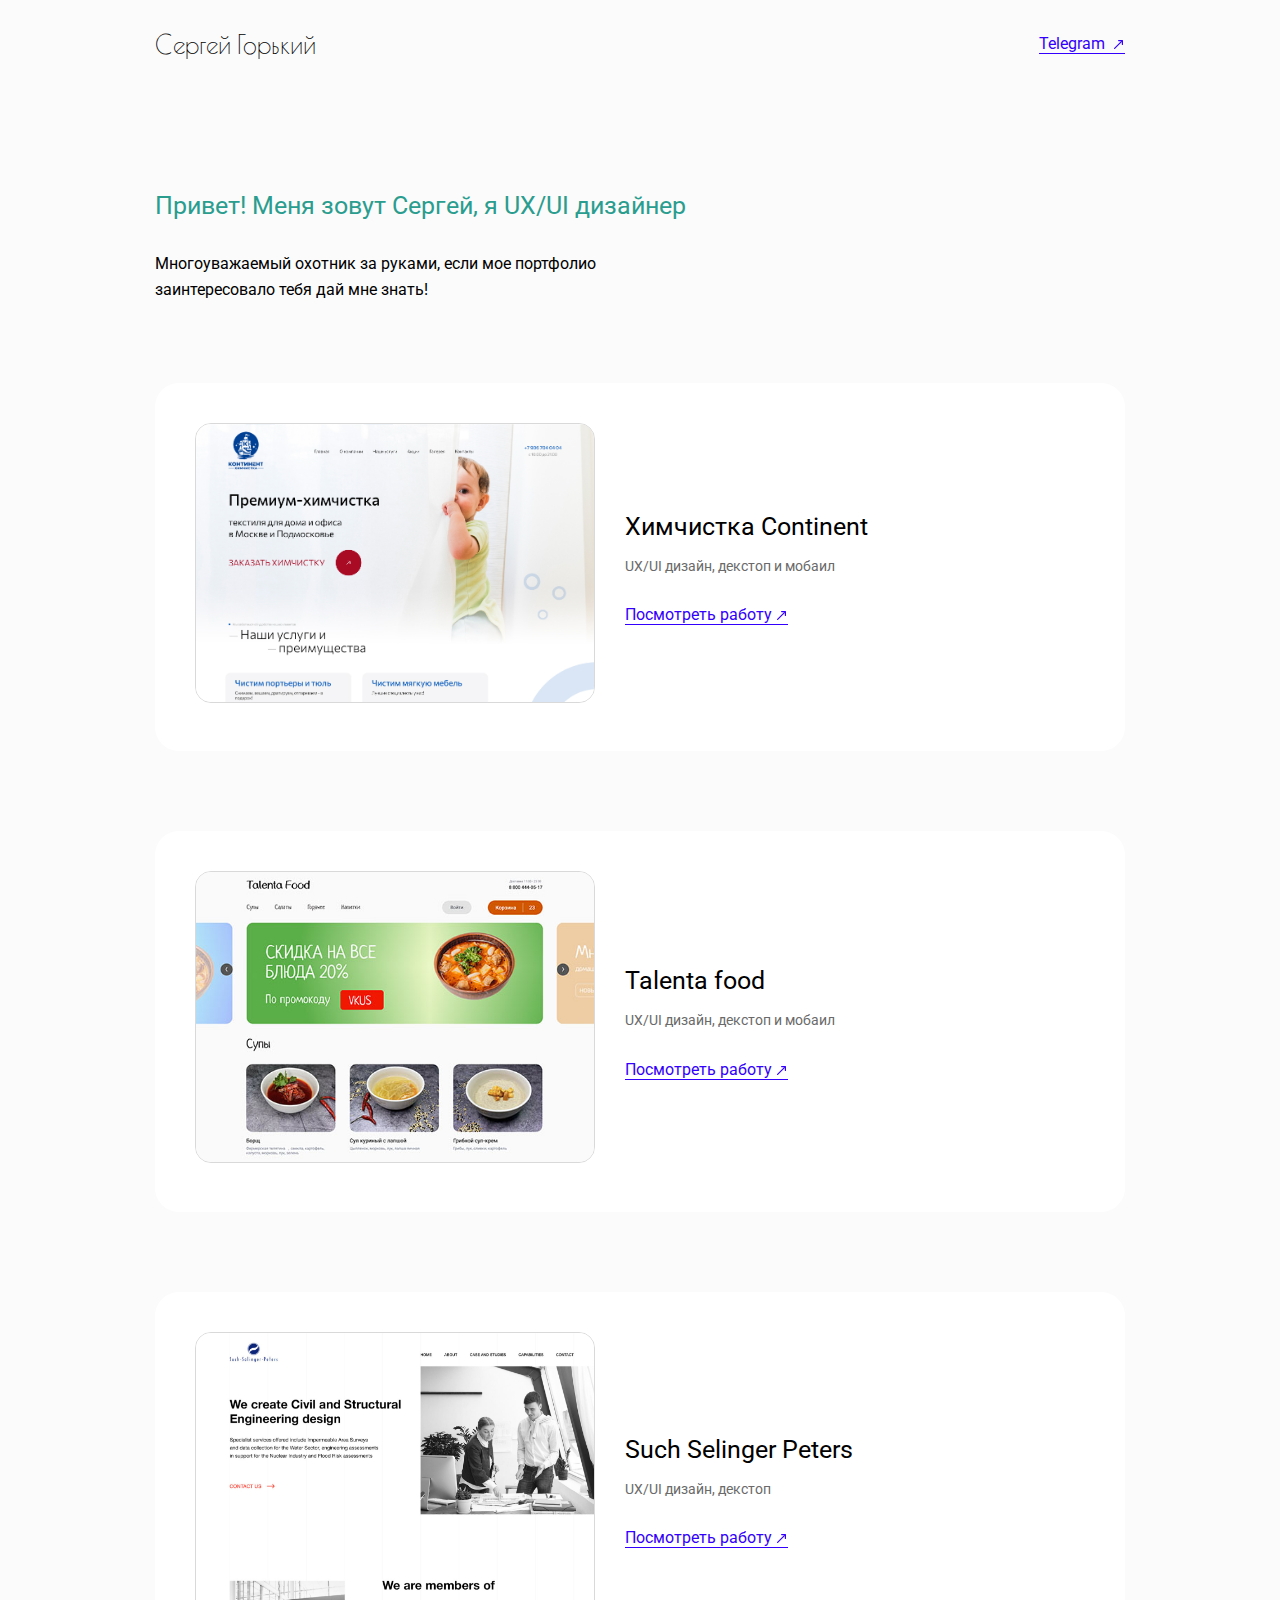
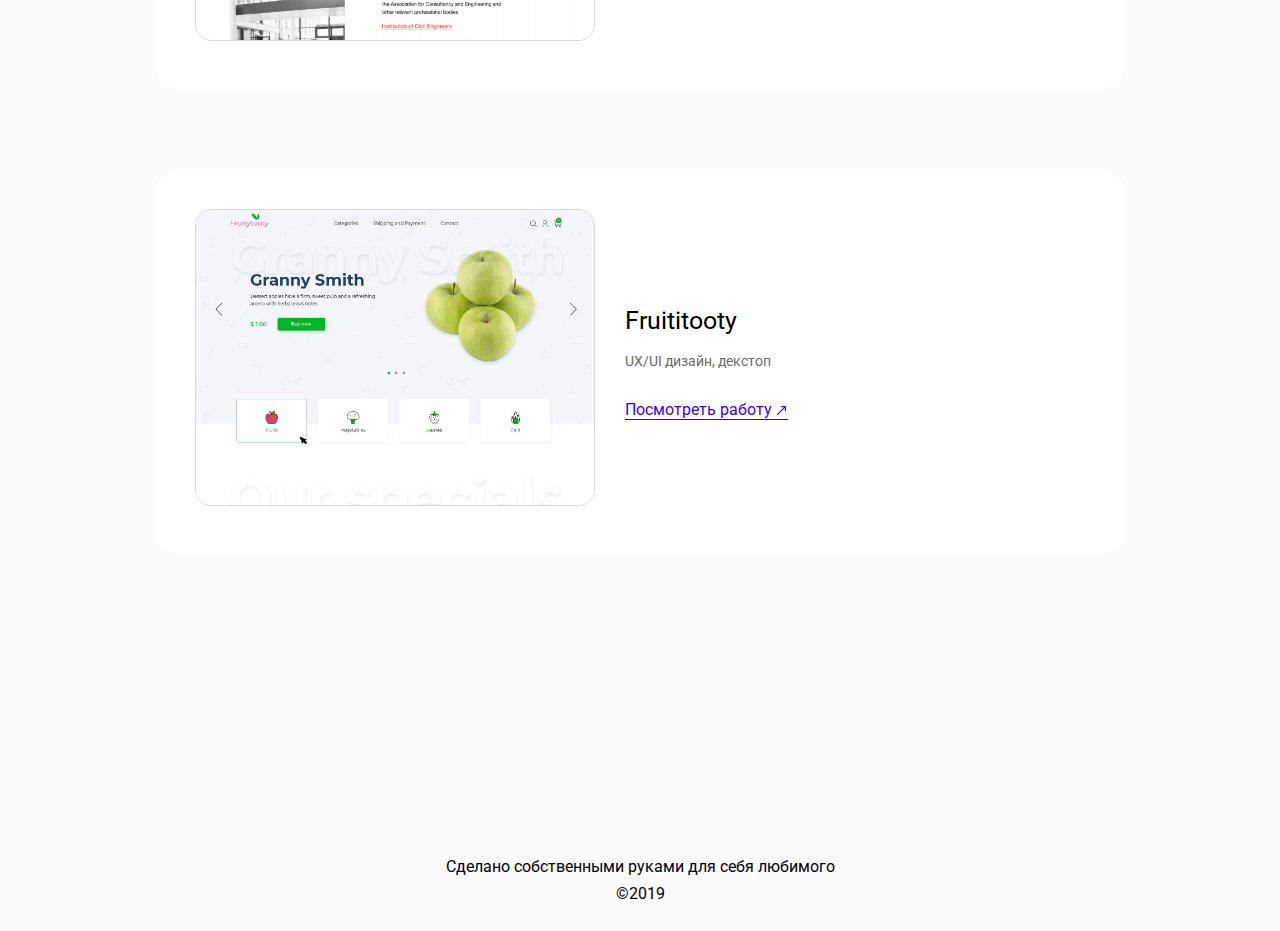
<file: index.html>
<!DOCTYPE html>
<html lang="en">
<head>
	<meta charset="UTF-8">
	<meta name="viewport" content="width=device-width, initial-scale=1.0">
	<title>Портфолио</title>
	<link rel="stylesheet" href="style.css">
	<link rel="preconnect" href="https://fonts.googleapis.com">
	<link rel="preconnect" href="https://fonts.gstatic.com" crossorigin>
	<link href="https://fonts.googleapis.com/css2?family=Poiret+One&family=Roboto:ital,wght@0,100;0,300;0,400;0,500;0,700;0,900;1,100;1,300;1,400;1,500;1,700;1,900&display=swap" rel="stylesheet">
	<link type="image/x-icon" href="favicon.ico" rel="shortcut icon">
	<link type="Image/x-icon" href="favicon.ico" rel="icon">
</head>
<body>
	<header>
		<div class="container">
			<div class="row align-items-center justify-content-between">
				<div class="col">
					<a href="index.html" class="logo">Сергей Горький</a>
				</div>
				<div class="col">
					<nav>
						<ul>
							<li>
								<a href="https://t.me/xolvlox" class="out-link"><span>Telegram</span> <img src="img/arrow.svg" alt="arrow"></a>
							</li>
						</ul>
					</nav>
				</div>
			</div>
		</div>
	</header>
	<main>
		<div class="container">
			<div class="row">
				<div class="col-530">
					<h1 class="first-page-block__h1">Привет! Меня зовут Сергей, я UX/UI дизайнер</h1>
					<p>Многоуважаемый охотник за руками, если мое портфолио заинтересовало тебя дай мне знать!</p>
				</div>
			</div>
			<div class="first-page-block">
				<div class="row align-items-center">
					<div class="col">
						<a href="drycleaningcontinent.html">
							<img src="img/drycleaningcontinent/main-img.jpg" class="first-page-block__img" alt="talentafood">
						</a>
					</div>
					<div class="col left30">
						<h3>Химчистка Continent</h3>
						<p class="first-page-block__desc">UX/UI дизайн, декстоп и мобаил</p>
						<!-- <p class="first-page-block__desc-what">UX дизайн, декстоп и мобаил</p> -->
						<a href="drycleaningcontinent.html"  class="out-link"><span>Посмотреть работу</span><img src="img/arrow.svg" alt="arrow"></a>
					</div>
					
				</div>
			</div>
			<div class="first-page-block">
				<div class="row align-items-center">
					<div class="col ">
						<a href="talentafood.html">
							<img src="img/talentafood-main.jpg" class="first-page-block__img" alt="talentafood">
						</a>
					</div>
					<div class="col left30">
						<h3>Talenta food</h3>
						<p class="first-page-block__desc">UX/UI дизайн, декстоп и мобаил</p>
						<!-- <p class="first-page-block__desc-what">UX дизайн, декстоп и мобаил</p> -->
						<a href="talentafood.html"  class="out-link"><span>Посмотреть работу</span><img src="img/arrow.svg" alt="arrow"></a>
					</div>
					
				</div>
			</div>

			<div class="first-page-block">
				<div class="row align-items-center">
					<div class="col">
						<a href="SuchSelingerPeters.html">
							<img src="img/suchsalengerpeters/Слой 1.png" class="first-page-block__img" alt="talentafood">
						</a>
					</div>
					<div class="col left30">
						<h3>Such Selinger Peters</h3>
						<p class="first-page-block__desc">UX/UI дизайн, декстоп</p>
						<!-- <p class="first-page-block__desc-what">UX дизайн, декстоп и мобаил</p> -->
						<a href="SuchSelingerPeters.html"  class="out-link"><span>Посмотреть работу</span><img src="img/arrow.svg" alt="arrow"></a>
					</div>
					
				</div>
			</div>
			<div class="first-page-block">
				<div class="row align-items-center">
					<div class="col">
						<a href="friutytooty.html">
							<img src="img/fruititooty/Слой 11.png" class="first-page-block__img" alt="talentafood">
						</a>
					</div>
					<div class="col left30">
						<h3>Fruititooty</h3>
						<p class="first-page-block__desc">UX/UI дизайн, декстоп</p>
						<!-- <p class="first-page-block__desc-what">UX дизайн, декстоп и мобаил</p> -->
						<a href="friutytooty.html"  class="out-link"><span>Посмотреть работу</span><img src="img/arrow.svg" alt="arrow"></a>
					</div>
					
				</div>
			</div>
		</div>
	</main>
	<footer>
		<div class="container">
			<p>Сделано собственными руками для себя любимого</p>
			<p>©2019</p>
		</div>
	</footer>

	<script>document.write('<script src="http://' + (location.host || 'localhost').split(':')[0] + ':35729/livereload.js?snipver=1"></' + 'script>')</script>
</body>
</html>
</file>
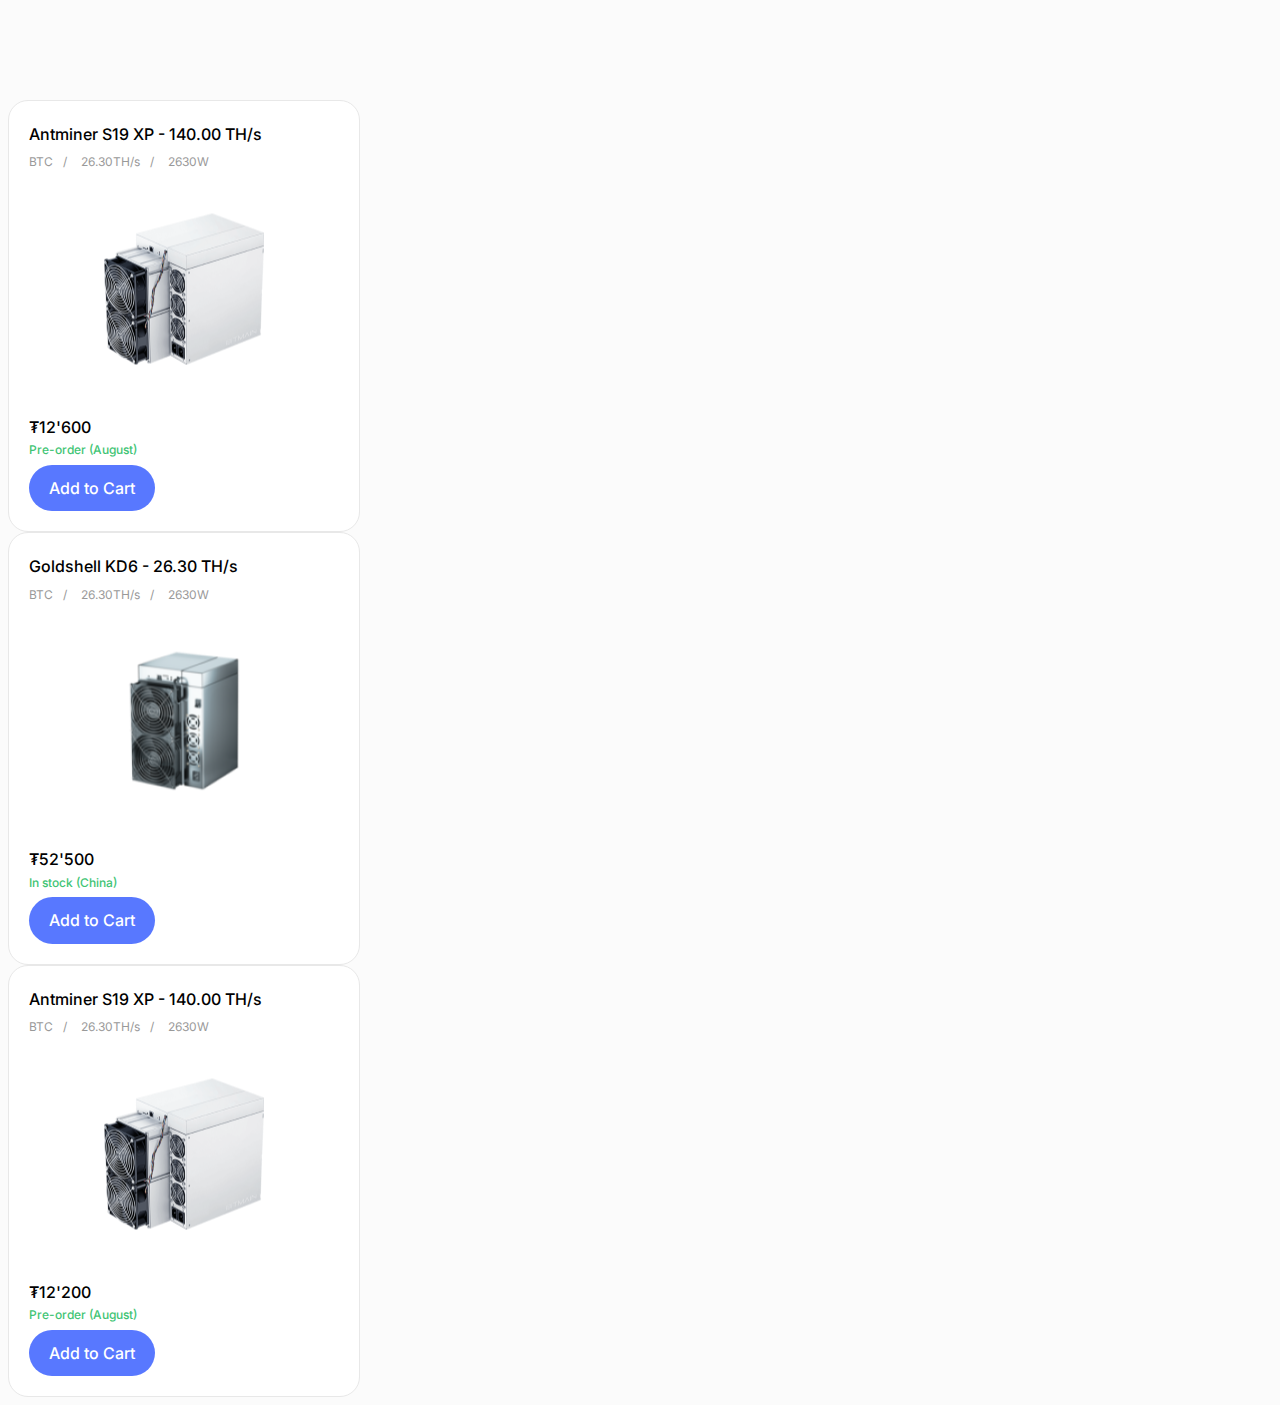
<file: mahazarindiaprivatelimited/index.html>
<!DOCTYPE html>
<html lang="en">
<head>
	<meta charset="UTF-8">
	<meta name="viewport" content="width=device-width, initial-scale=1.0">
	<title>тестовое  MAHA ZAR INDIA PRIVATE LIMITED</title>
	
	<link href="https://cdn.jsdelivr.net/npm/bootstrap@5.1.3/dist/css/bootstrap.min.css" rel="stylesheet" integrity="sha384-1BmE4kWBq78iYhFldvKuhfTAU6auU8tT94WrHftjDbrCEXSU1oBoqyl2QvZ6jIW3" crossorigin="anonymous">
	<link rel="preconnect" href="https://fonts.googleapis.com">
	<link rel="preconnect" href="https://fonts.gstatic.com" crossorigin>
	<link href="https://fonts.googleapis.com/css2?family=Inter:wght@100;200;300;400;500;600;700;800;900&display=swap" rel="stylesheet">
	<link rel="stylesheet" href="css/style.css">
	
</head>
<body>
		<div class="container">
			<div class="row justify-content-center">
				<div class="card-block">
					<a href="#">
						<h3>Antminer S19 XP - 140.00 TH/s</h3>
						<ul>
							<li>BTC</li>
							<li>26.30TH/s</li>
							<li>2630W</li>
						</ul>
						<div class="card-block__img">
							<img src="img/1.png" alt="">
						</div>
					</a>

					<div class="row g-0 align-items-center justify-content-between">
						<div class="col-auto">
							<p class="card-block__price">₮12'600</p>
						</div>
						<div class="col-auto text-center">
							<p class="card-block__data">Pre-order (August)</p>
							<a href="#" class="card-block__btn">Add to Cart</a>
						</div>
					</div>
				</div>
				<div class="card-block">
					<a href="#">
						<h3>Goldshell KD6 - 26.30 TH/s</h3>
						<ul>
							<li>BTC</li>
							<li>26.30TH/s</li>
							<li>2630W</li>
						</ul>
						<div class="card-block__img">
							<img src="img/2.png" alt="">
						</div>
					</a>

					<div class="row g-0 align-items-center justify-content-between">
						<div class="col-auto">
							<p class="card-block__price">₮52'500</p>
						</div>
						<div class="col-auto text-center">
							<p class="card-block__data">In stock (China)</p>
							<a href="#" class="card-block__btn">Add to Cart</a>
						</div>
					</div>
				</div>
				<div class="card-block">
					<a href="#">
						<h3>Antminer S19 XP - 140.00 TH/s</h3>
						<ul>
							<li>BTC</li>
							<li>26.30TH/s</li>
							<li>2630W</li>
						</ul>
						<div class="card-block__img">
							<img src="img/1.png" alt="">
						</div>
					</a>

					<div class="row g-0 align-items-center justify-content-between">
						<div class="col-auto">
							<p class="card-block__price">₮12'200</p>
						</div>
						<div class="col-auto text-center">
							<p class="card-block__data">Pre-order (August)</p>
							<a href="#" class="card-block__btn">Add to Cart</a>
						</div>
					</div>
				</div>
				
			</div>

		</div>

</body>
</html>
</file>
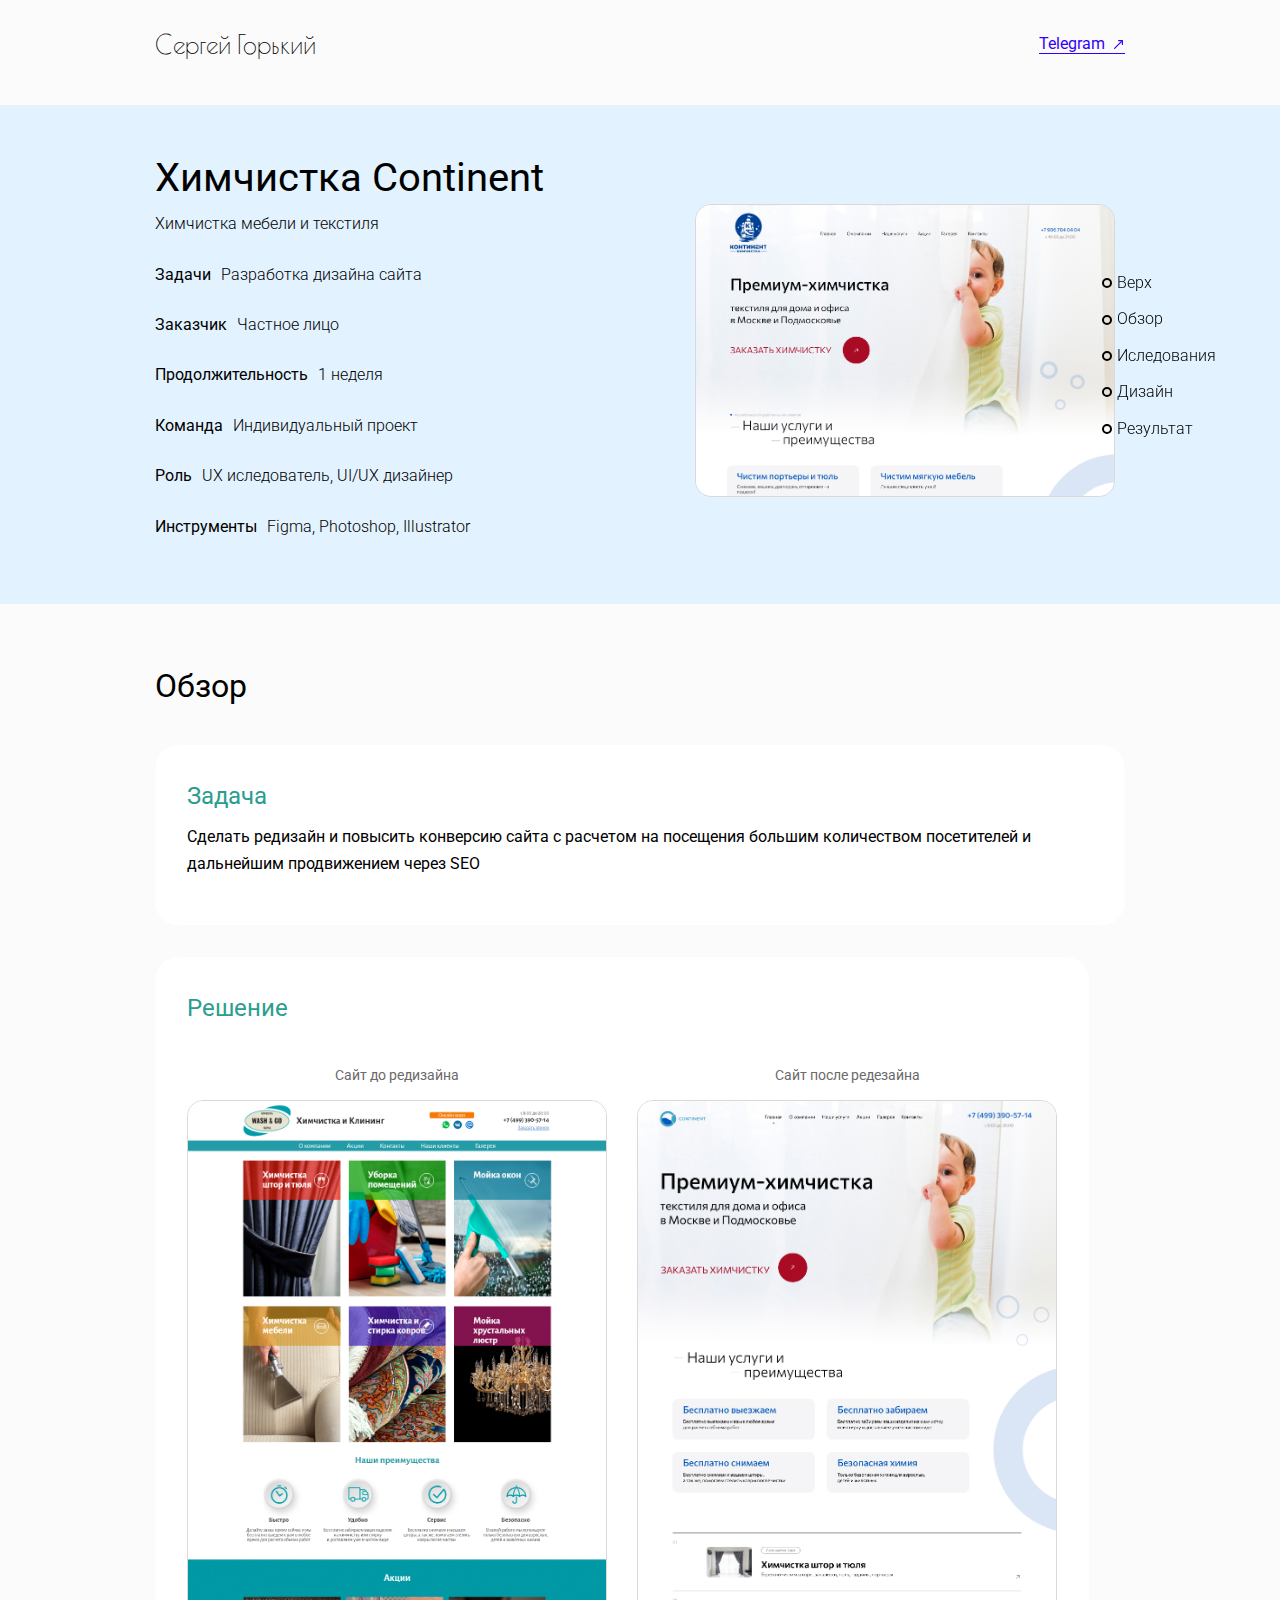
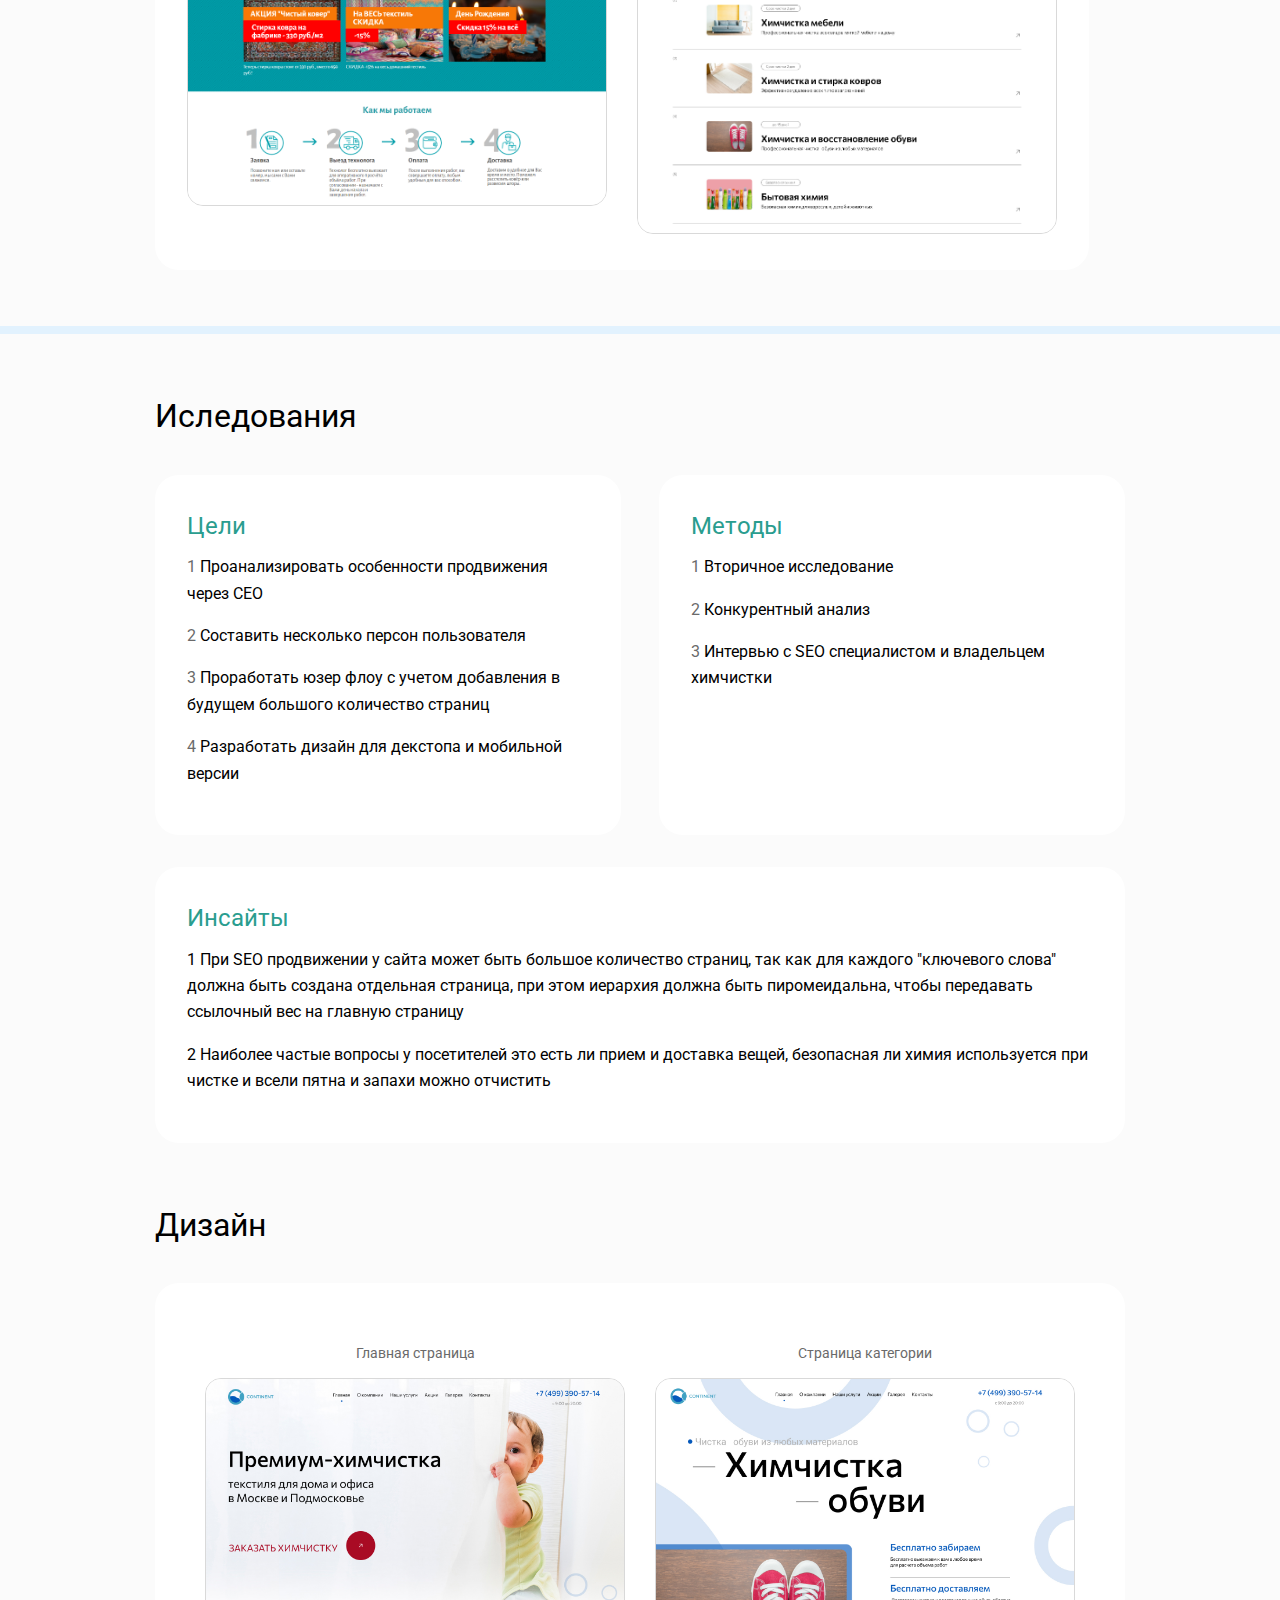
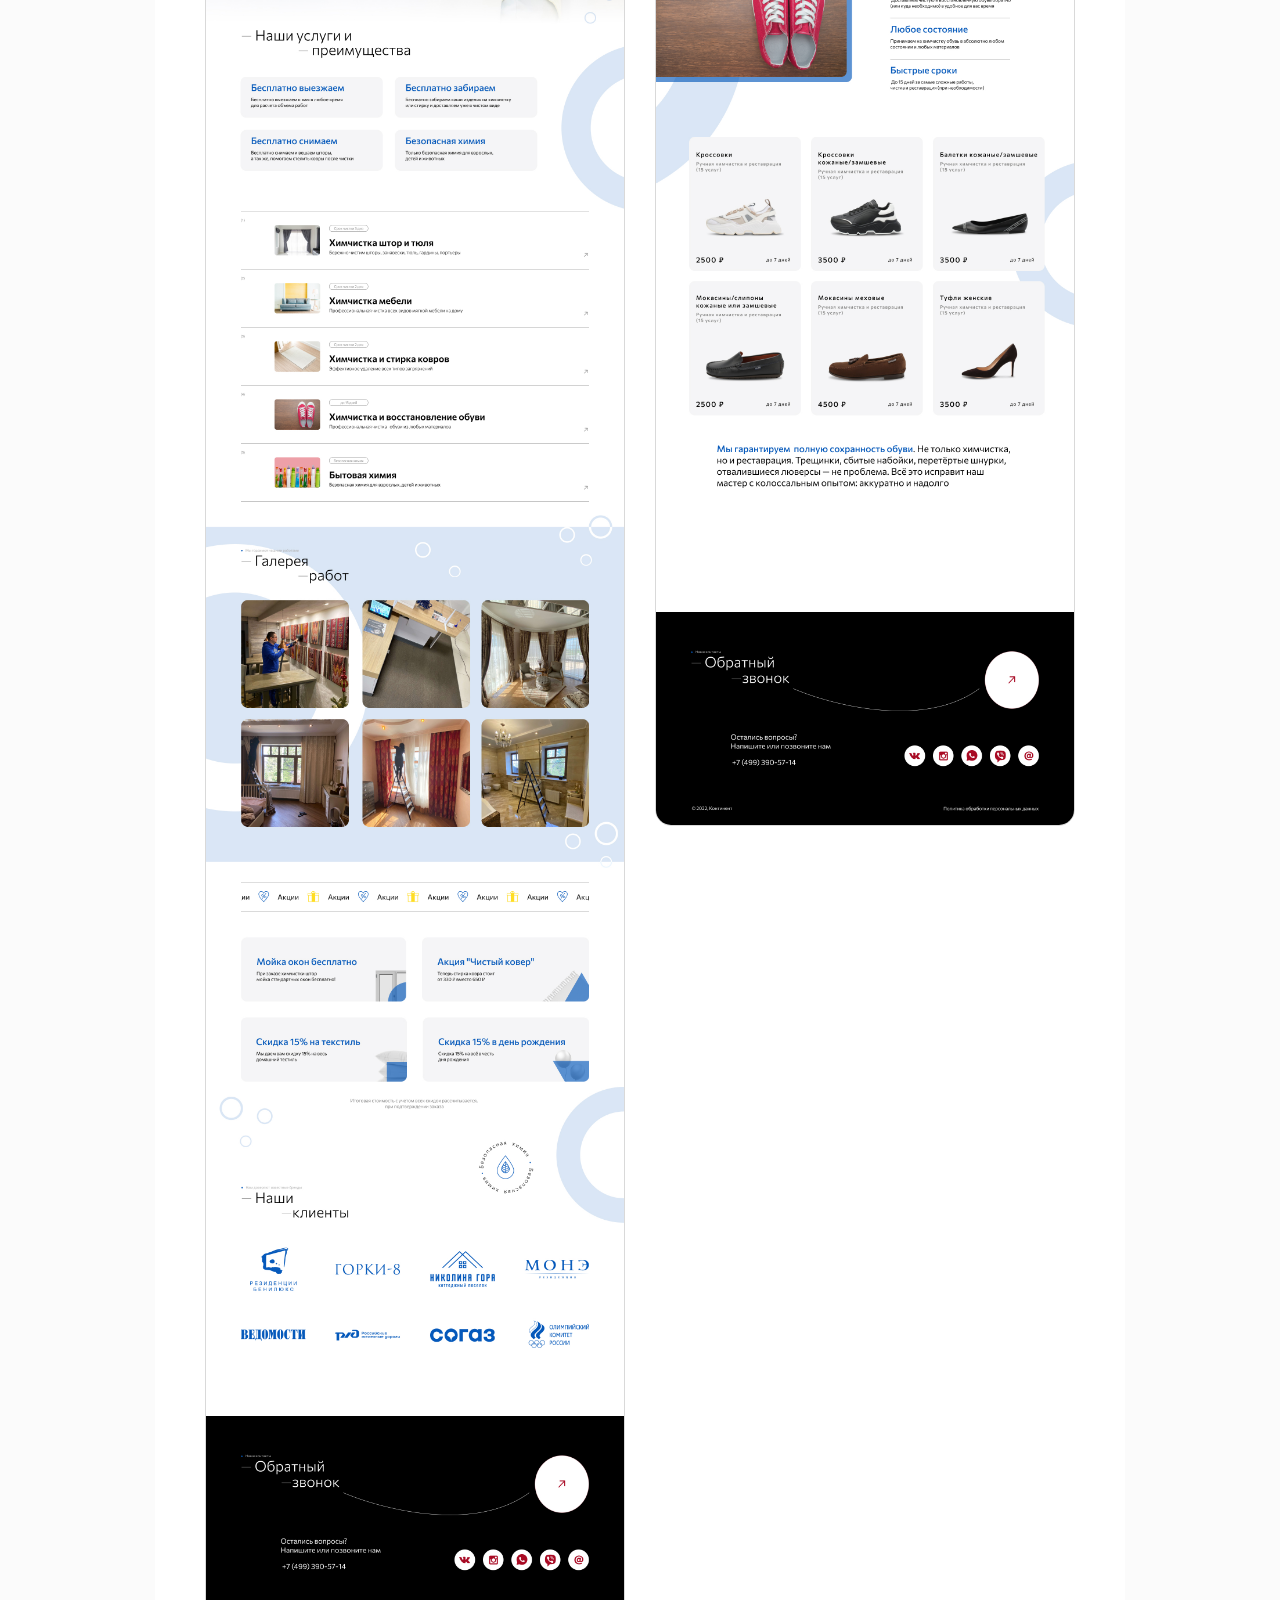
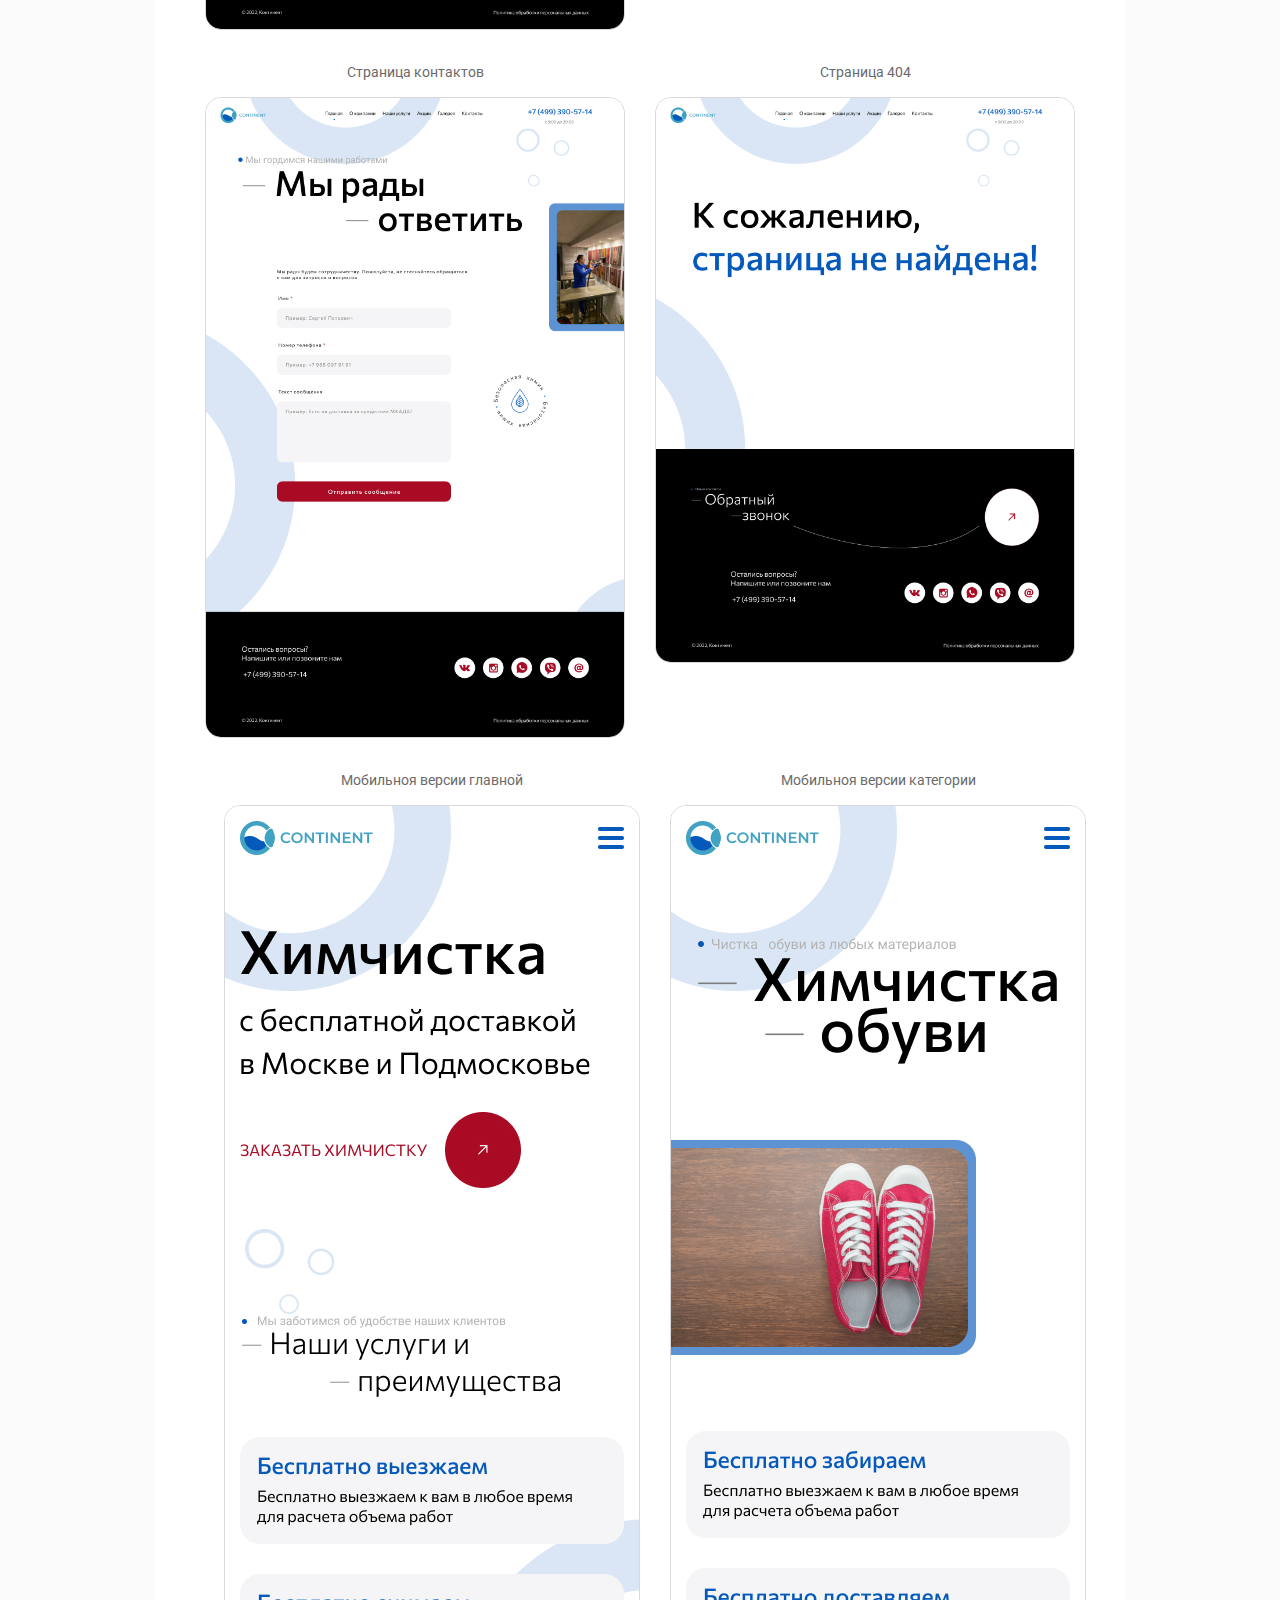
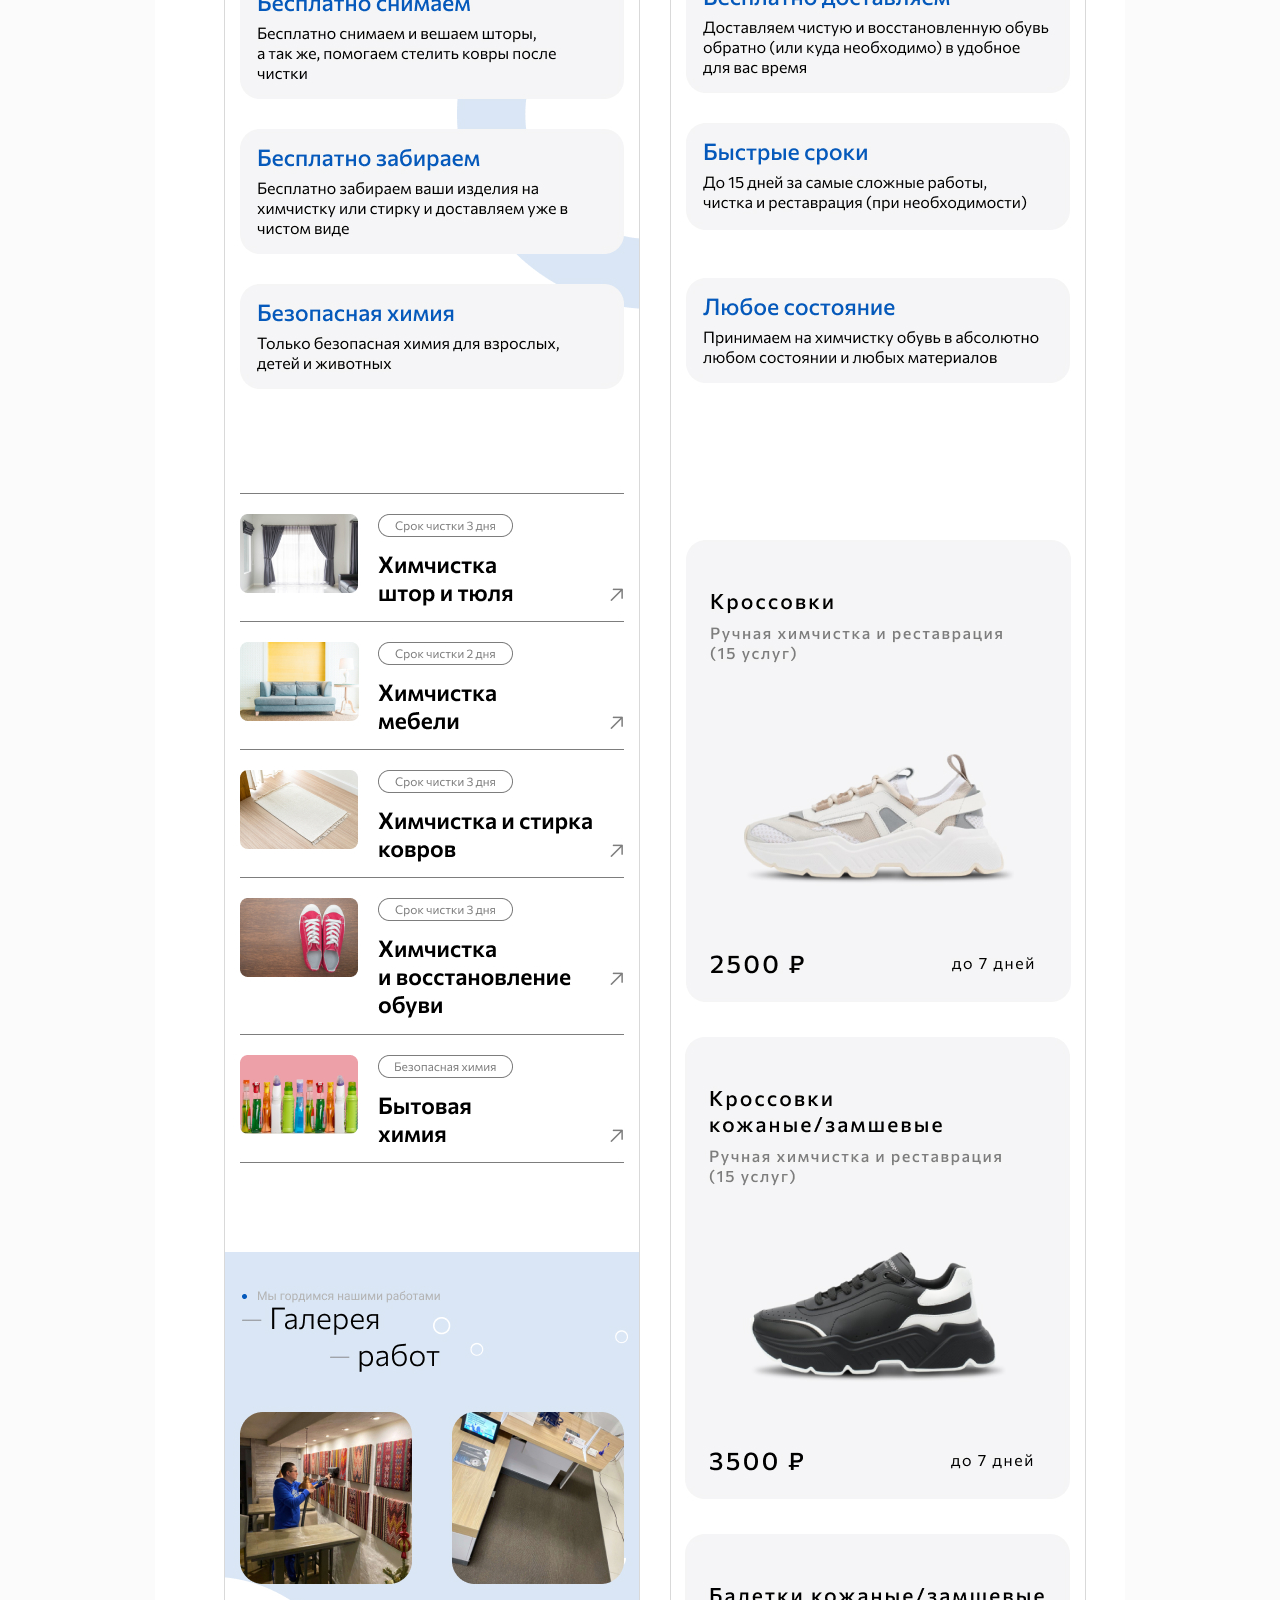
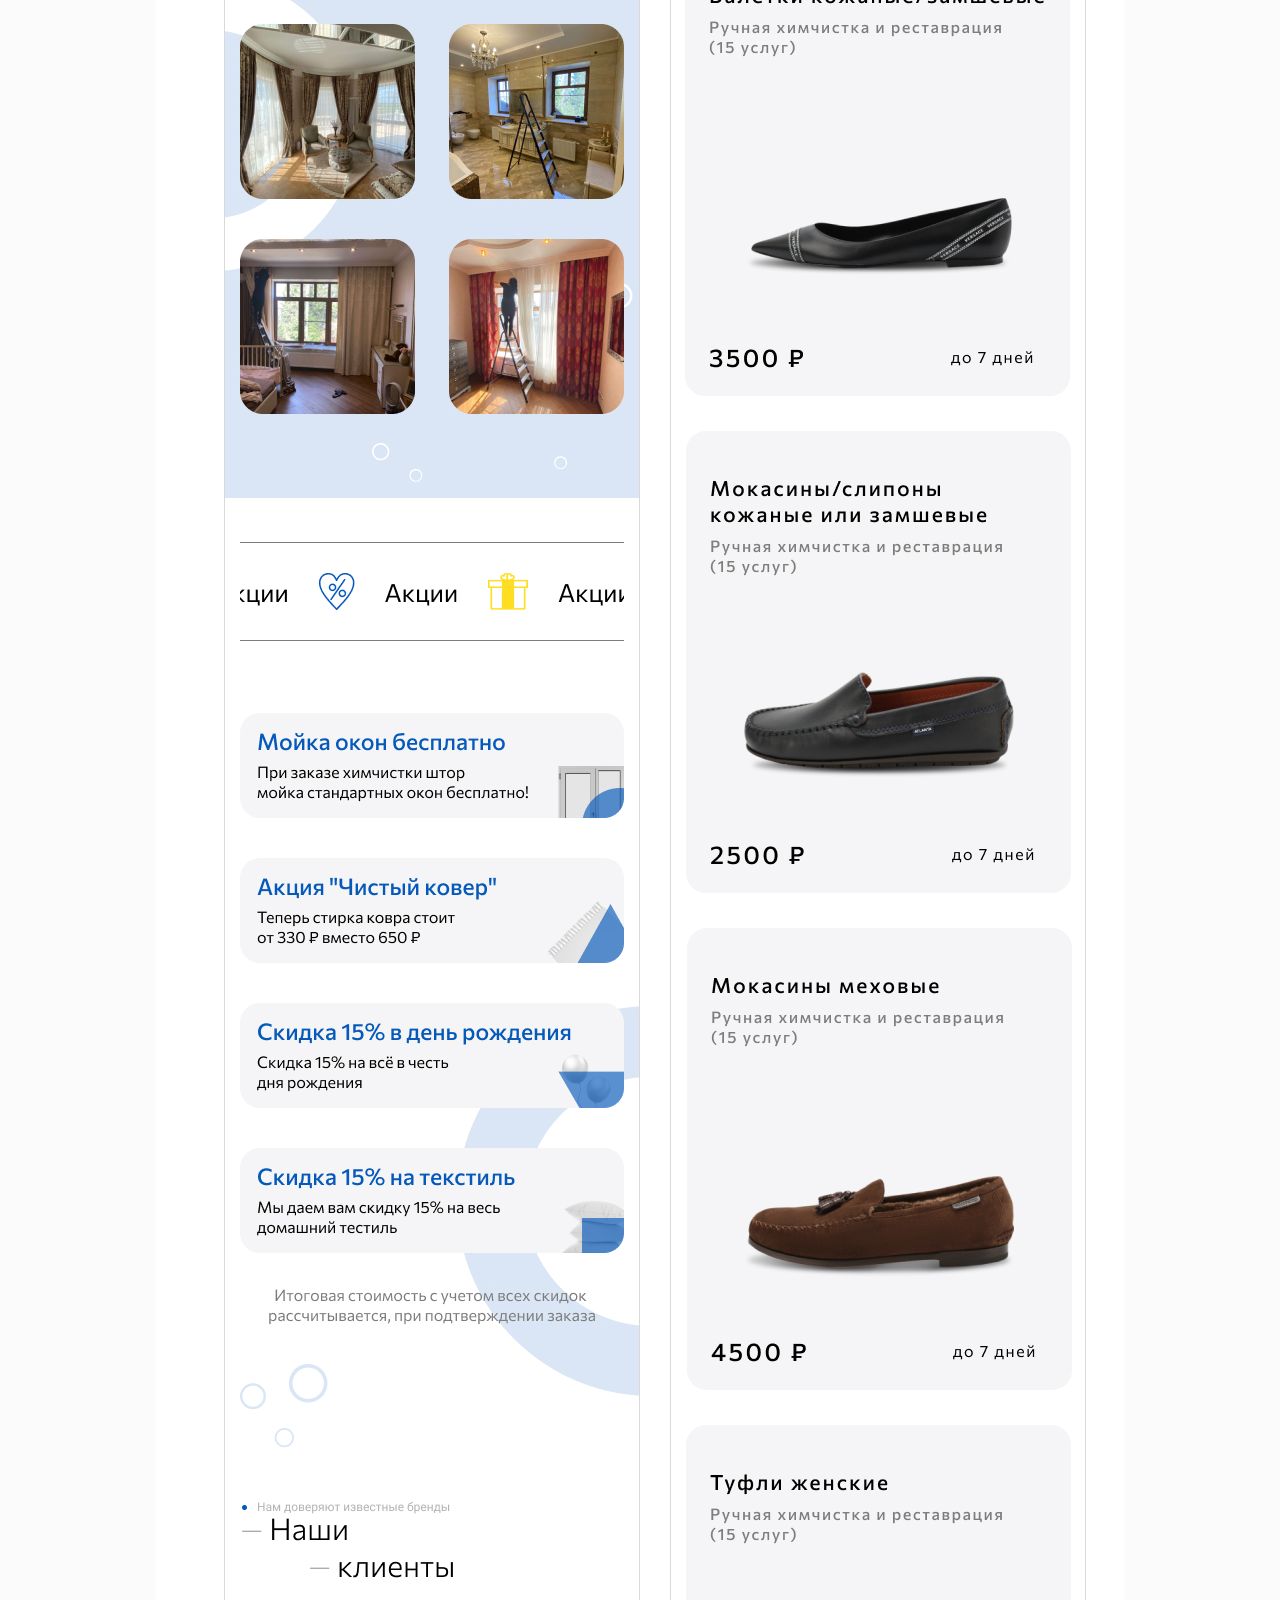
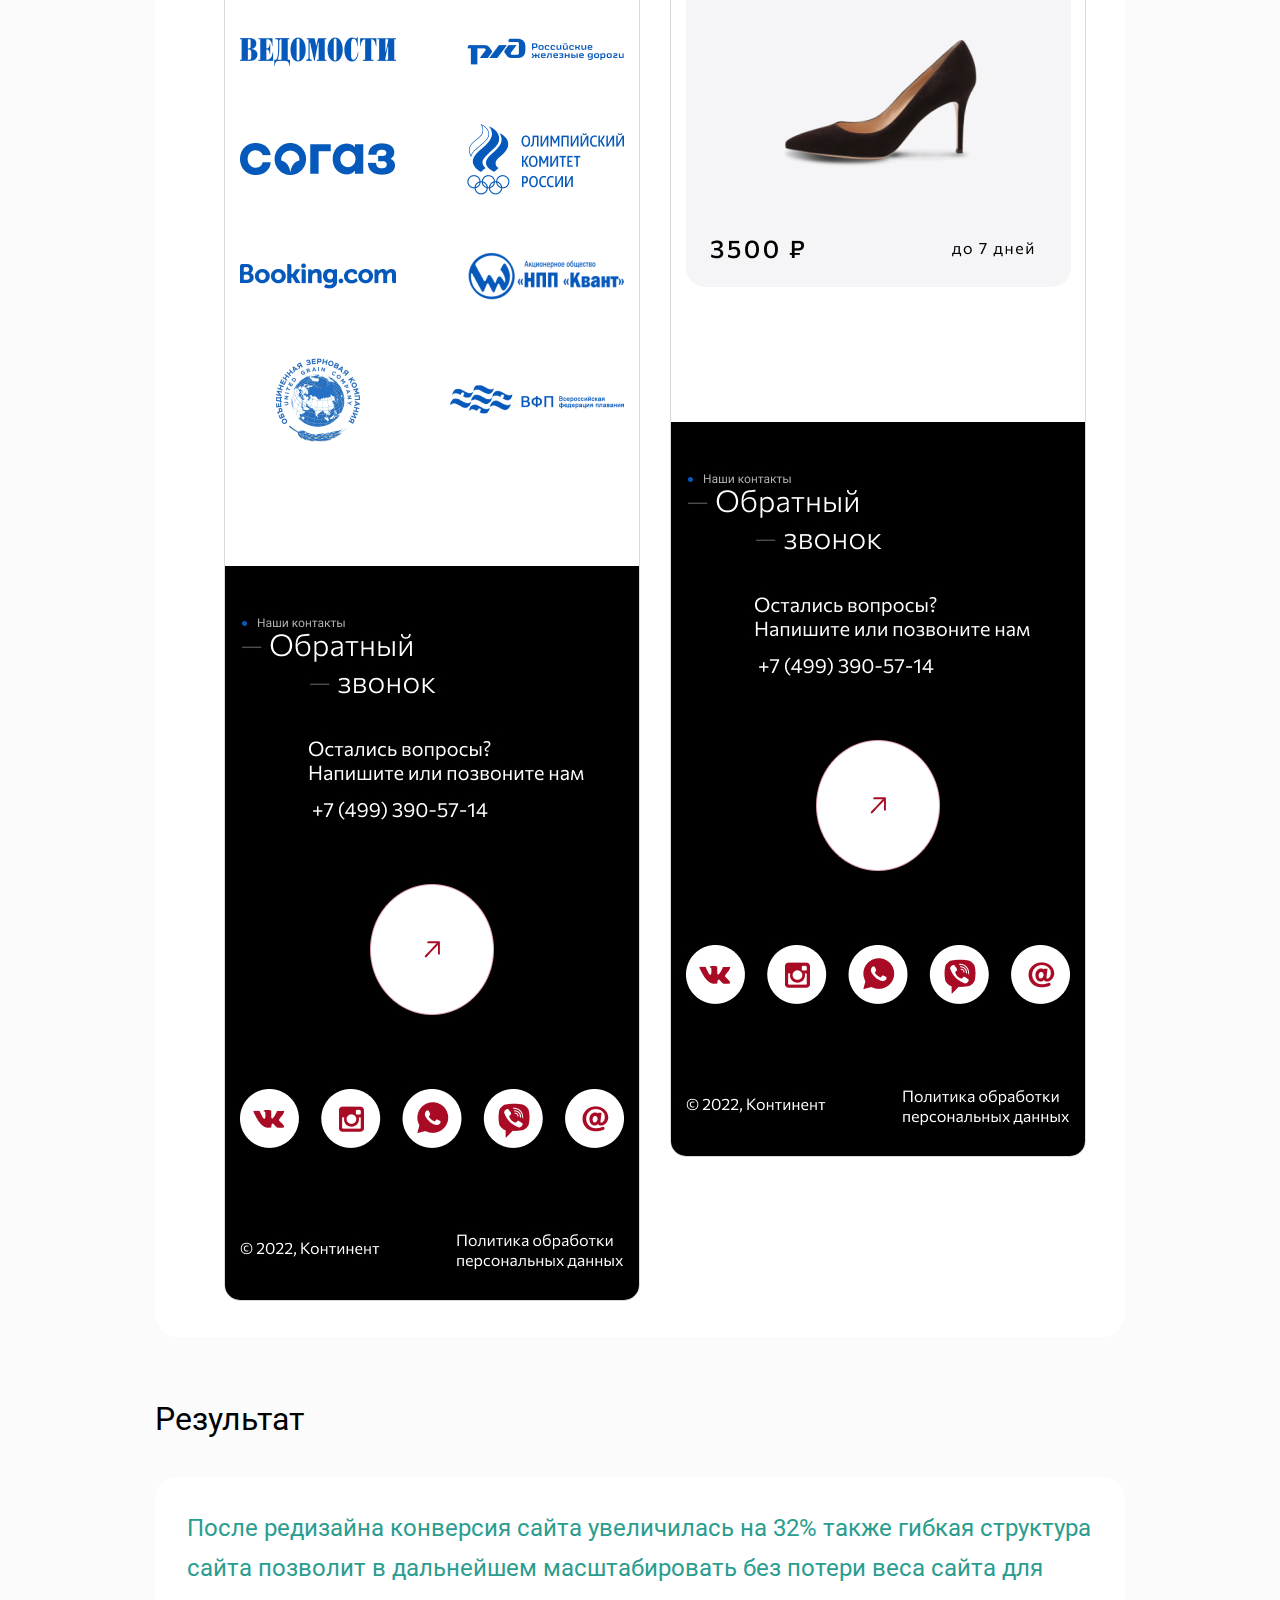
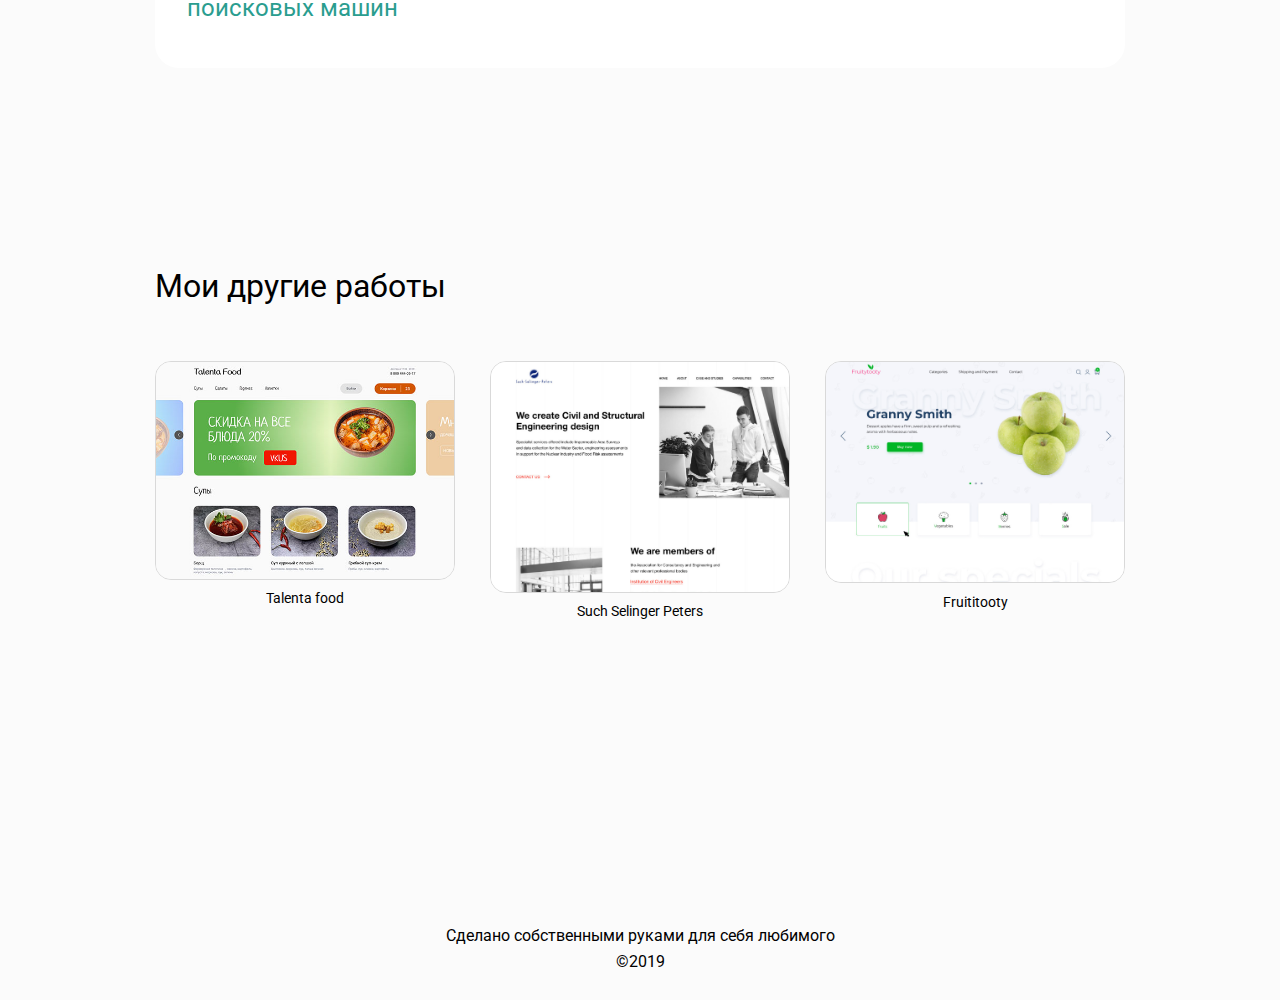
<file: drycleaningcontinent.html>
<!DOCTYPE html>
<html lang="en">
<head>
	<meta charset="UTF-8">
	<meta name="viewport" content="width=device-width, initial-scale=1.0">
	<title>Портфолио - Химчистка Continent
</title>
	<link rel="stylesheet" href="style.css">
	<link rel="preconnect" href="https://fonts.googleapis.com">
	<link rel="preconnect" href="https://fonts.gstatic.com" crossorigin>
	<link href="https://fonts.googleapis.com/css2?family=Poiret+One&family=Roboto:ital,wght@0,100;0,300;0,400;0,500;0,700;0,900;1,100;1,300;1,400;1,500;1,700;1,900&display=swap" rel="stylesheet">
	<link type="image/x-icon" href="favicon.ico" rel="shortcut icon">
	<link type="Image/x-icon" href="favicon.ico" rel="icon">
</head>
<body>
<div class="wrapper" id="verh">
		<ul class="menu">
			<li>
				<a href="#verh" class="row align-items-center">
					<div class="round-point"></div>
					<span>Верх</span>
				</a>
			</li>
			<li>
				<a href="#obzor" class="row align-items-center">
					<div class="round-point"></div>
					<span>Обзор</span>
				</a>
			</li>
			<li>
				<a href="#isledovania" class="row align-items-center">
				<div class="round-point"></div>
					<span>Иследования</span>
				</a>
			</li>
			<li>
				<a href="#des" class="row align-items-center">
				<div class="round-point"></div>
					<span>Дизайн</span>
				</a>
			</li>
			<li>
				<a href="#result" class="row align-items-center">
				<div class="round-point"></div>
					<span>Результат</span>
				</a>
			</li>
		</ul>
	<header>
		<div class="container">
			<div class="row align-items-center justify-content-between">
				<div class="col">
					<a href="index.html" class="logo">Сергей Горький</a>
				</div>
				<div class="col">
					<nav>
						<ul>
							<li>
								<a href="https://t.me/xolvlox" class="out-link"><span>Telegram</span> <img src="img/arrow.svg" alt="arrow"></a>
							</li>

						</ul>
					</nav>
				</div>
			</div>
		</div>
	</header>
	<main class="second-page">
		<div class="fird-page-block">
			<div class="container">
				<div class="row align-items-center justify-content-between">
					<div class="col">
						<h1 class="sec-page-block__h1">Химчистка Continent</h1>
						<p class="sec-page-block__main-desc">Химчистка мебели и текстиля</p>
						<p class="sec-page-block__main-desc"><span>Задачи</span>Разработка дизайна сайта</p>
						<p class="sec-page-block__main-desc"><span>Заказчик</span>Частное лицо</p>
						<p class="sec-page-block__main-desc"><span>Продолжительность</span>1 неделя</p>
						<p class="sec-page-block__main-desc"><span>Команда</span>Индивидуальный проект</p>
						<p class="sec-page-block__main-desc"><span>Роль</span>UX иследователь, UI/UX дизайнер</p>
						<p class="sec-page-block__main-desc"><span>Инструменты</span>Figma, Photoshop, Illustrator</p>
					</div>
					<div class="col">
						<img src="img/drycleaningcontinent/main-img.jpg" class="sec-page-block__main-img" alt="talentafood">
					</div>
				</div>
			</div>
		</div>
		<div class="container">
			<div class="row">
				<h2 class="sec-page-block__h2" id="obzor">Обзор</h2>
				<div class="sec-page-block__item">
					<h3 class="sec-page-block__h3">Задача</h3>
					<p>Сделать редизайн и повысить конверсию сайта с расчетом на посещения большим количеством посетителей и дальнейшим продвижением через SEO</p>
				</div>
				<div class="sec-page-block__item">
					<div class="row">
						<h3 class="sec-page-block__h3">Решение</h3>
					</div>
					<div class="row justify-content-center">
						<div class="col-451">
							<p>Сайт до редизайна</p>
							<img src="img/drycleaningcontinent/1.png" alt="">
						</div>
						<div class="col-451 left-margin50">
							<p>Сайт после редезайна</p>
							<img src="img/drycleaningcontinent/2.png" alt="">
						</div>
					</div>
				</div>
			</div>
		</div>
		<div class="line-continer"></div>
		<div class="container">
			<div class="row">
				<h2 class="sec-page-block__h2" id="isledovania">Иследования</h2>
			</div>
			<div class="row justify-content-between">				
				<div class="sec-page-block__item-50">
					<h3 class="sec-page-block__h3">Цели</h3>
					<p><span>1</span> Проанализировать особенности продвижения через CEO</p>
					<p><span>2</span> Составить несколько персон пользователя</p>
					<p><span>3</span> Проработать юзер флоу с учетом добавления в будущем большого количество страниц</p>
					<p><span>4</span> Разработать дизайн для декстопа и мобильной версии</p>
				</div>
				<div class="sec-page-block__item-50">
					<h3 class="sec-page-block__h3">Методы</h3>
					<p><span>1</span> Вторичное исследование</p>
					<p><span>2</span> Конкурентный анализ</p>
					<p><span>3</span> Интервью с SEO специалистом и владельцем химчистки</p>
				</div>
			</div>
			<div class="row">
				<div class="sec-page-block__item">
					<h3 class="sec-page-block__h3">Инсайты</h3>
					<p><span>1</span> При SEO продвижении у сайта может быть большое количество страниц, так как для каждого "ключевого слова" должна быть создана отдельная страница, при этом иерархия должна быть пиромеидальна, чтобы передавать ссылочный вес на главную страницу</p>
					<p><span>2</span> Наиболее частые вопросы у посетителей это есть ли прием и доставка вещей, безопасная ли химия используется при чистке и всели пятна и запахи можно отчистить</p>
				</div>
			</div>
		</div>

		<div class="container">
			<div class="row">
				<h2 class="sec-page-block__h2" id="des">Дизайн</h2>
			</div>
			<!-- <div class="row">
				<div class="sec-page-block__item">
					<h3 class="sec-page-block__h3">После составления персоны пользователя и проработки юзер флоу, были приняты решения</h3>
					<p><span>1</span> Редизайн главной страницы сайта, для сокращения шагов при оформлении заказа</p>
					<p><span>2</span> Применение навигации по категориям блюд в мобильной версии сайта</p>
					<p><span>3</span> Добавление возможности редактирования ингридиентов блюд</p>
				</div>
			</div> -->
			<div class="sec-page-block__item">
				<div class="row justify-content-center">
					<div class="col-451">
						<p>Главная страница</p>
						<img src="img/drycleaningcontinent/main.jpg" alt="">
					</div>
					<div class="col-451 left-margin50">
						<p>Страница категории</p>
						<img src="img/drycleaningcontinent/himchistka.jpg" alt="">
					</div>
					<div class="col-451">
						<p>Страница контактов</p>
						<img src="img/drycleaningcontinent/kontakty.jpg" alt="">
					</div>
					<div class="col-451 left-margin50">
						<p>Страница 404</p>
						<img src="img/drycleaningcontinent/404.jpg" alt="">
					</div>
					<div class="col-451 left-margin50">
						<p>Мобильноя версии главной</p>
						<img src="img/drycleaningcontinent/414 main.jpg" alt="">
					</div>
					<div class="col-451 left-margin50">
						<p>Мобильноя версии категории</p>
						<img src="img/drycleaningcontinent/414 himchistka.jpg" alt="">
					</div>
					
				</div>
			</div>
			<div class="container">
				<div class="row">
					<h2 class="sec-page-block__h2" id="result">Результат</h2>
				</div>
				<div class="row">
					<div class="sec-page-block__item">
						<h3 class="sec-page-block__h3">После редизайна конверсия сайта увеличилась на 32% также гибкая структура сайта позволит в дальнейшем масштабировать без потери веса сайта для поисковых машин</h3>
					</div>
				</div>
			</div>
			<div class="container top136">
				<div class="row">
					<h2 class="sec-page-block__h2" id="result">Мои другие работы</h2>
				</div>
				<div class="row justify-content-between another-job">
					<div class="col bottom30">
						<a href="talentafood.html">
							<img src="img/talentafood-main.jpg" class="another-job__img" alt="">
							<p>Talenta food</p>
						</a>
					</div>
					<div class="col bottom30">
						<a href="SuchSelingerPeters.html">
							<img src="img/suchsalengerpeters/Слой 1.png" class="another-job__img" alt="">
							<p>Such Selinger Peters</p>
						</a>
					</div>
					<div class="col bottom30">
						<a href="friutytooty.html">
							<img src="img/fruititooty/Слой 11.png" class="another-job__img" alt="">
							<p>Fruititooty</p>
						</a>
					</div>

				</div>
			</div>
		</div>
	</main>
	<footer>
		<div class="container">
			<p>Сделано собственными руками для себя любимого</p>
			<p>©2019</p>
		</div>
	</footer>
</div>
<script src="https://ajax.googleapis.com/ajax/libs/jquery/3.6.0/jquery.min.js"></script>
<script src="js.js"></script>
	<script>document.write('<script src="http://' + (location.host || 'localhost').split(':')[0] + ':35729/livereload.js?snipver=1"></' + 'script>')</script>
</body>
</html>
</file>
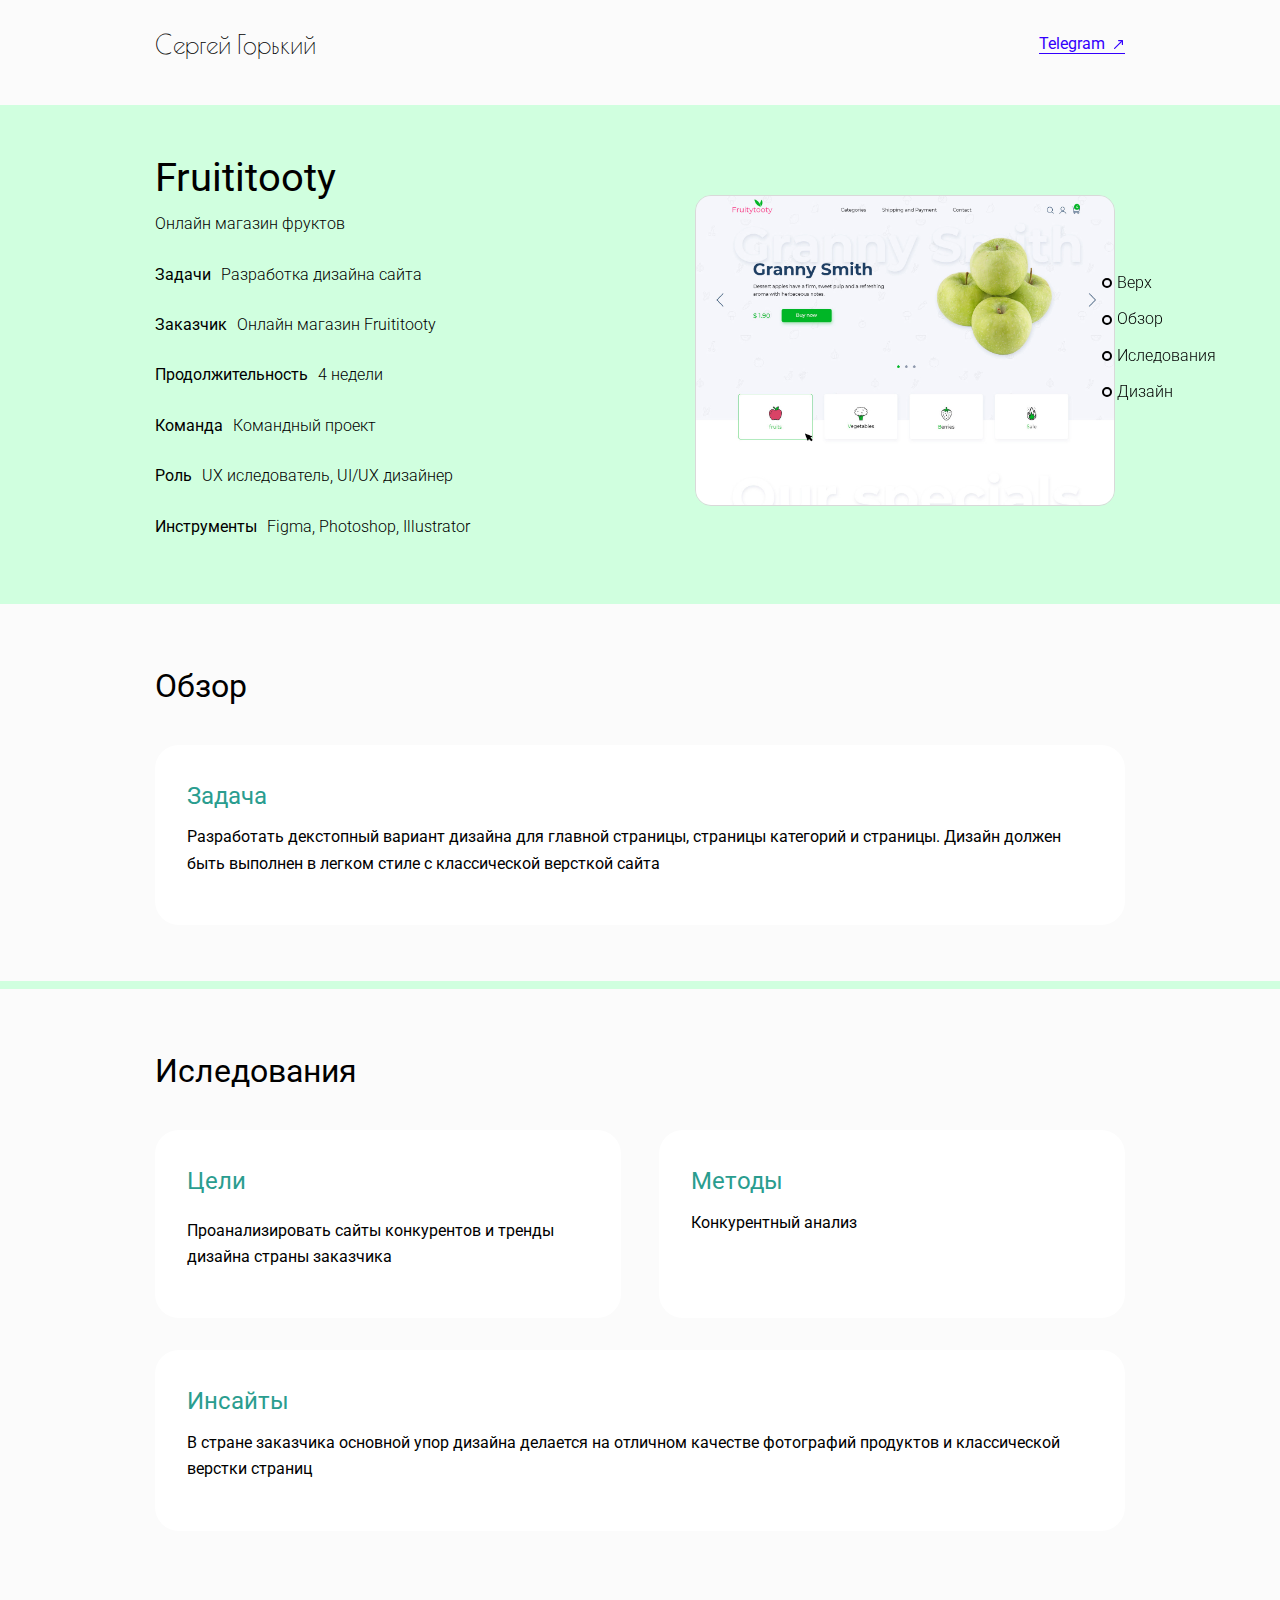
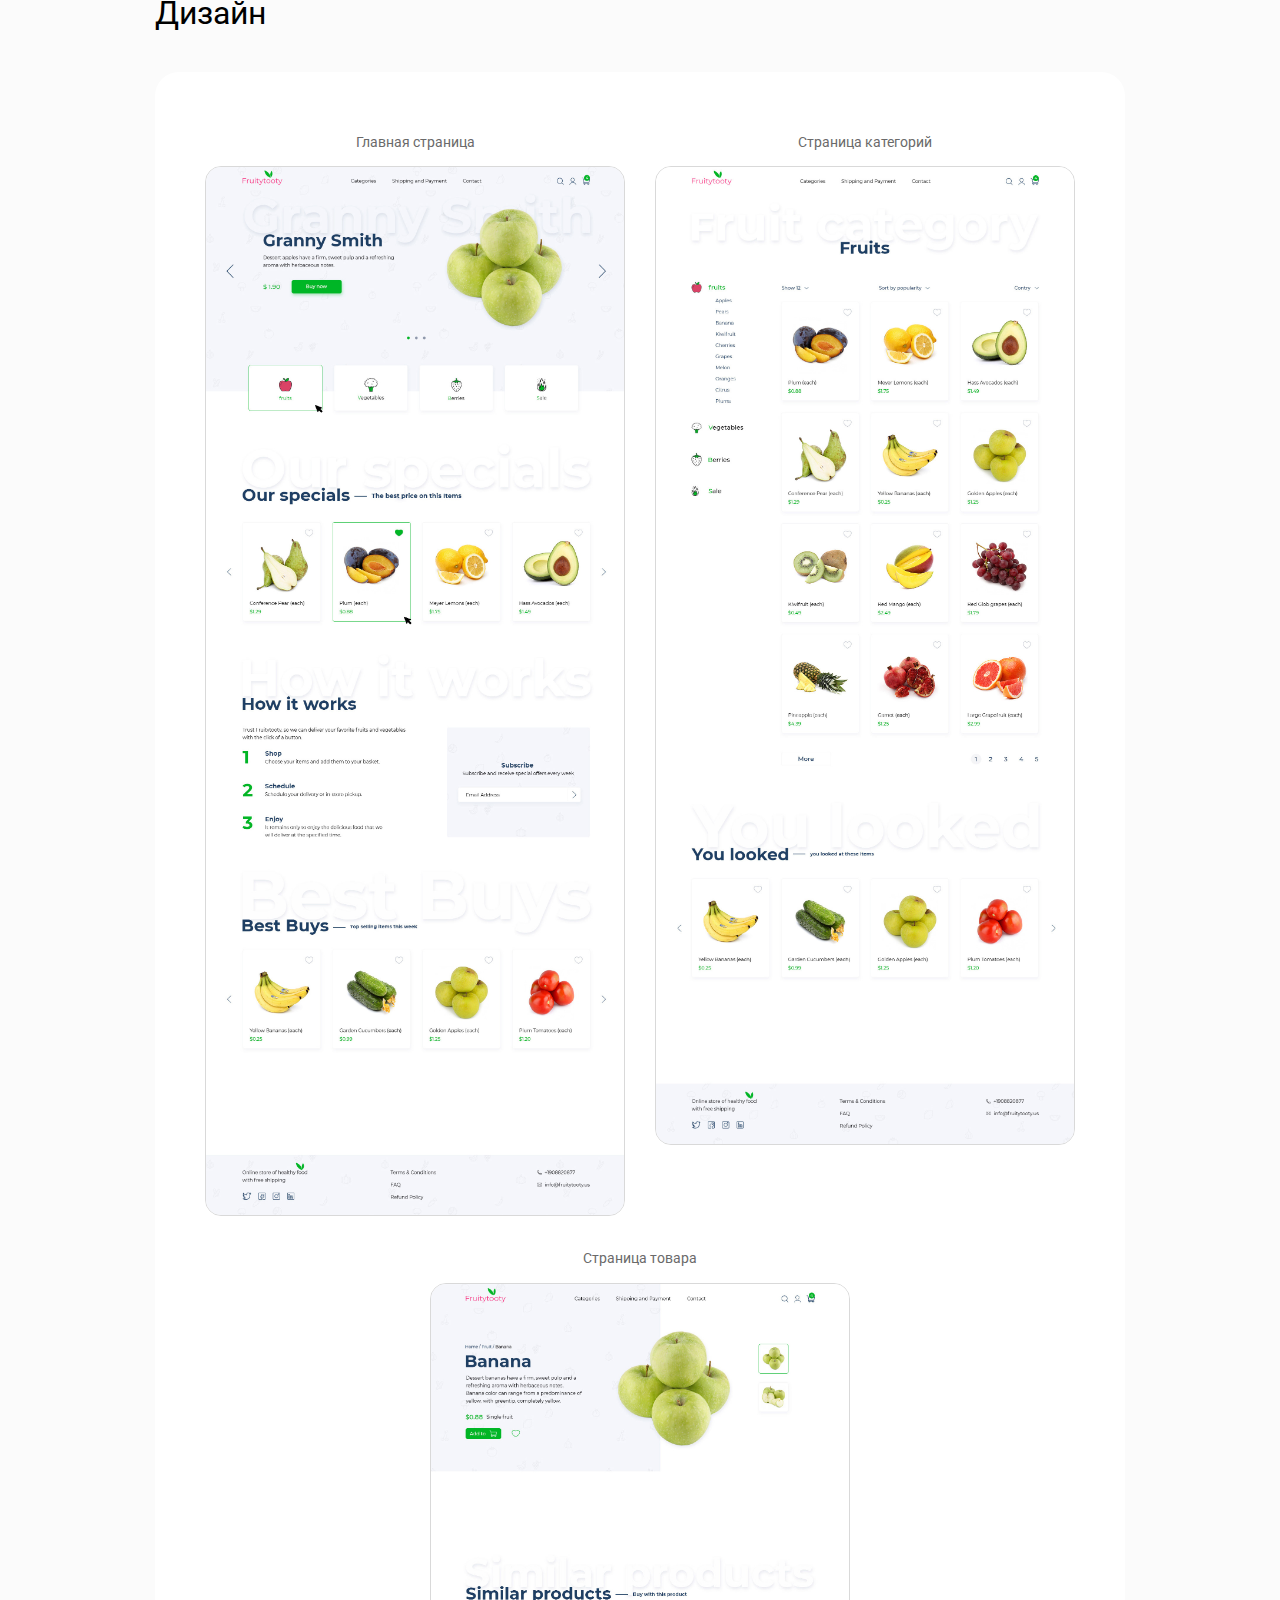
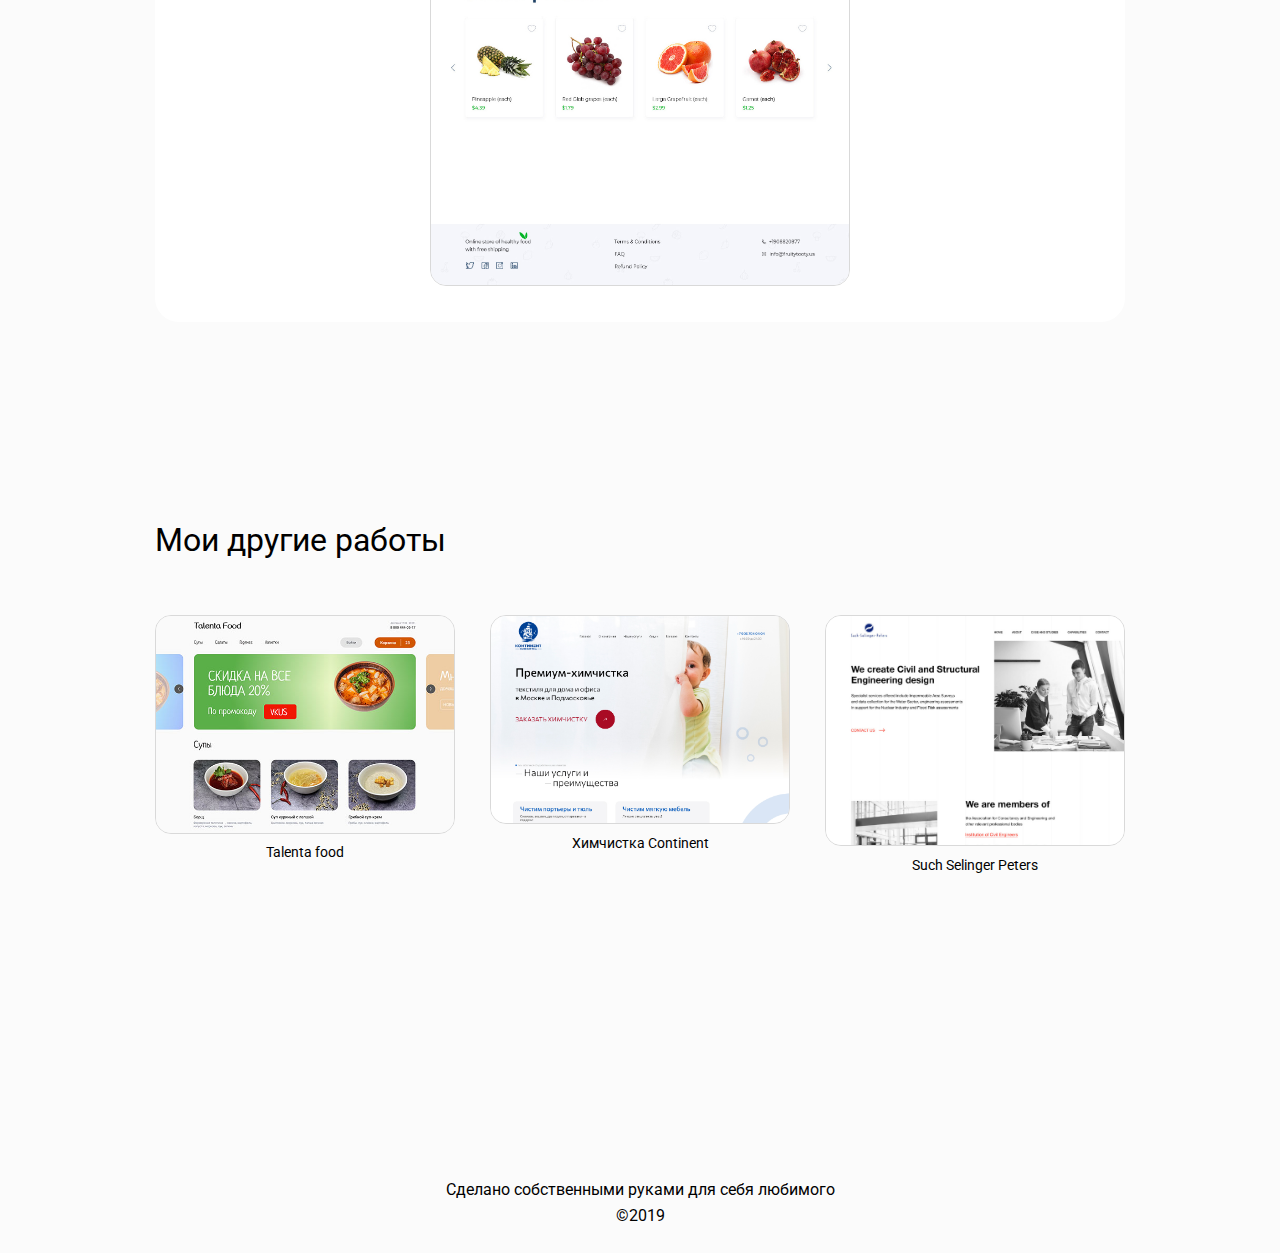
<file: friutytooty.html>
<!DOCTYPE html>
<html lang="en">
<head>
	<meta charset="UTF-8">
	<meta name="viewport" content="width=device-width, initial-scale=1.0">
	<title>Портфолио - Химчистка Continent
</title>
	<link rel="stylesheet" href="style.css">
	<link rel="preconnect" href="https://fonts.googleapis.com">
	<link rel="preconnect" href="https://fonts.gstatic.com" crossorigin>
	<link href="https://fonts.googleapis.com/css2?family=Poiret+One&family=Roboto:ital,wght@0,100;0,300;0,400;0,500;0,700;0,900;1,100;1,300;1,400;1,500;1,700;1,900&display=swap" rel="stylesheet">
	<link type="image/x-icon" href="favicon.ico" rel="shortcut icon">
	<link type="Image/x-icon" href="favicon.ico" rel="icon">
</head>
<body>
<div class="wrapper" id="verh">
		<ul class="menu">
			<li>
				<a href="#verh" class="row align-items-center">
					<div class="round-point"></div>
					<span>Верх</span>
				</a>
			</li>
			<li>
				<a href="#obzor" class="row align-items-center">
					<div class="round-point"></div>
					<span>Обзор</span>
				</a>
			</li>
			<li>
				<a href="#isledovania" class="row align-items-center">
				<div class="round-point"></div>
					<span>Иследования</span>
				</a>
			</li>
			<li>
				<a href="#des" class="row align-items-center">
				<div class="round-point"></div>
					<span>Дизайн</span>
				</a>
			</li>
		</ul>
	<header>
		<div class="container">
			<div class="row align-items-center justify-content-between">
				<div class="col">
					<a href="index.html" class="logo">Сергей Горький</a>
				</div>
				<div class="col">
					<nav>
						<ul>
							<li>
								<a href="https://t.me/xolvlox" class="out-link"><span>Telegram</span> <img src="img/arrow.svg" alt="arrow"></a>
							</li>

						</ul>
					</nav>
				</div>
			</div>
		</div>
	</header>
	<main class="second-page">
		<div class="fird-page-fruititooty">
			<div class="container">
				<div class="row align-items-center justify-content-between">
					<div class="col">
						<h1 class="sec-page-block__h1">Fruititooty</h1>
						<p class="sec-page-block__main-desc">Онлайн магазин фруктов</p>
						<p class="sec-page-block__main-desc"><span>Задачи</span>Разработка дизайна сайта</p>
						<p class="sec-page-block__main-desc"><span>Заказчик</span>Онлайн магазин Fruititooty</p>
						<p class="sec-page-block__main-desc"><span>Продолжительность</span>4 недели</p>
						<p class="sec-page-block__main-desc"><span>Команда</span>Командный проект</p>
						<p class="sec-page-block__main-desc"><span>Роль</span>UX иследователь, UI/UX дизайнер</p>
						<p class="sec-page-block__main-desc"><span>Инструменты</span>Figma, Photoshop, Illustrator</p>
					</div>
					<div class="col">
						<img src="img/fruititooty/Слой 11.png" class="sec-page-block__main-img" alt="talentafood">
					</div>
				</div>
			</div>
		</div>
		<div class="container">
			<div class="row">
				<h2 class="sec-page-block__h2" id="obzor">Обзор</h2>
				<div class="sec-page-block__item">
					<h3 class="sec-page-block__h3">Задача</h3>
					<p>Разработать декстопный вариант дизайна для главной страницы, страницы категорий и страницы. Дизайн должен быть выполнен в легком стиле с классической версткой сайта</p>
				</div>
				<!-- <div class="sec-page-block__item">
					<h3 class="sec-page-block__h3">Решение</h3>
					<p>Был проанализирован трафик из рекламных компаний, после чего было выяснено, что 56% трафика приносят не релевантных пользователей не готовых совершать покупки или для которых нет действующей доставки, в связи с чем было принято решение об изменении каналов рекламы для привлечения клиентов</p>
					<p>Была внедрена возможность исключать компоненты из состава блюд, чтобы пользователи могли кастомизировать блюдо под себя в зависимости от своей диеты или религиозных убеждений, также была разработана стратегия рекомендаций</p>
					<p>Было проработано юзер флоу, что позволило сократить количество шагов для оформления заказа</p>
					<div class="row justify-content-center sec-page-block__item-img">
						<div class="col-450">
							<p>Главная страница</p>
							<img src="img/fruititooty/Frame 44.png" alt="">
						</div>
					</div>
				</div> -->
			</div>
		</div>
		<div class="line-continer3"></div>
		<div class="container">
			<div class="row">
				<h2 class="sec-page-block__h2" id="isledovania">Иследования</h2>
			</div>
			<div class="row justify-content-between">				
				<div class="sec-page-block__item-50">
					<h3 class="sec-page-block__h3">Цели</h3>
					<p><p>Проанализировать сайты конкурентов и тренды дизайна страны заказчика</p></p>
				</div>
				<div class="sec-page-block__item-50">
					<h3 class="sec-page-block__h3">Методы</h3>
					<p>Конкурентный анализ</p>
				</div>
			</div>
			<div class="row">
				<div class="sec-page-block__item">
					<h3 class="sec-page-block__h3">Инсайты</h3>
					<p>В стране заказчика основной упор дизайна делается на отличном качестве фотографий продуктов и классической верстки страниц</p>
				</div>
			</div>
		</div>

		<div class="container">
			<div class="row">
				<h2 class="sec-page-block__h2" id="des">Дизайн</h2>
			</div>
			<div class="sec-page-block__item">
				<div class="row justify-content-center">
					<div class="col-451">
						<p>Главная страница</p>
						<img src="img/fruititooty/Слой 11.jpg" alt="">
					</div>
					<div class="col-451 left-margin50">
						<p>Страница категорий</p>
						<img src="img/fruititooty/Слой 12.jpg" alt="">
					</div>
					<div class="col-451">
						<p>Страница товара</p>
						<img src="img/fruititooty/Слой 13.jpg" alt="">
					</div>					
				</div>
			</div>
			<div class="container top136">
				<div class="row">
					<h2 class="sec-page-block__h2" id="result">Мои другие работы</h2>
				</div>
				<div class="row justify-content-between another-job">
					<div class="col bottom30">
						<a href="talentafood.html">
							<img src="img/talentafood-main.jpg" class="another-job__img" alt="">
							<p>Talenta food</p>
						</a>
					</div>
					<div class="col bottom30">
						<a href="drycleaningcontinent.html">
							<img src="img/drycleaningcontinent/main-img.jpg" class="another-job__img" alt="">
							<p>Химчистка Continent</p>
						</a>
					</div>
					<div class="col bottom30">
						<a href="SuchSelingerPeters.html">
							<img src="img/suchsalengerpeters/Слой 1.png" class="another-job__img" alt="">
							<p>Such Selinger Peters</p>
						</a>
					</div>

				</div>
			</div>
		</div>
	</main>
	<footer>
		<div class="container">
			<p>Сделано собственными руками для себя любимого</p>
			<p>©2019</p>
		</div>
	</footer>
</div>
<script src="https://ajax.googleapis.com/ajax/libs/jquery/3.6.0/jquery.min.js"></script>
<script src="js.js"></script>
	<script>document.write('<script src="http://' + (location.host || 'localhost').split(':')[0] + ':35729/livereload.js?snipver=1"></' + 'script>')</script>
</body>
</html>
</file>
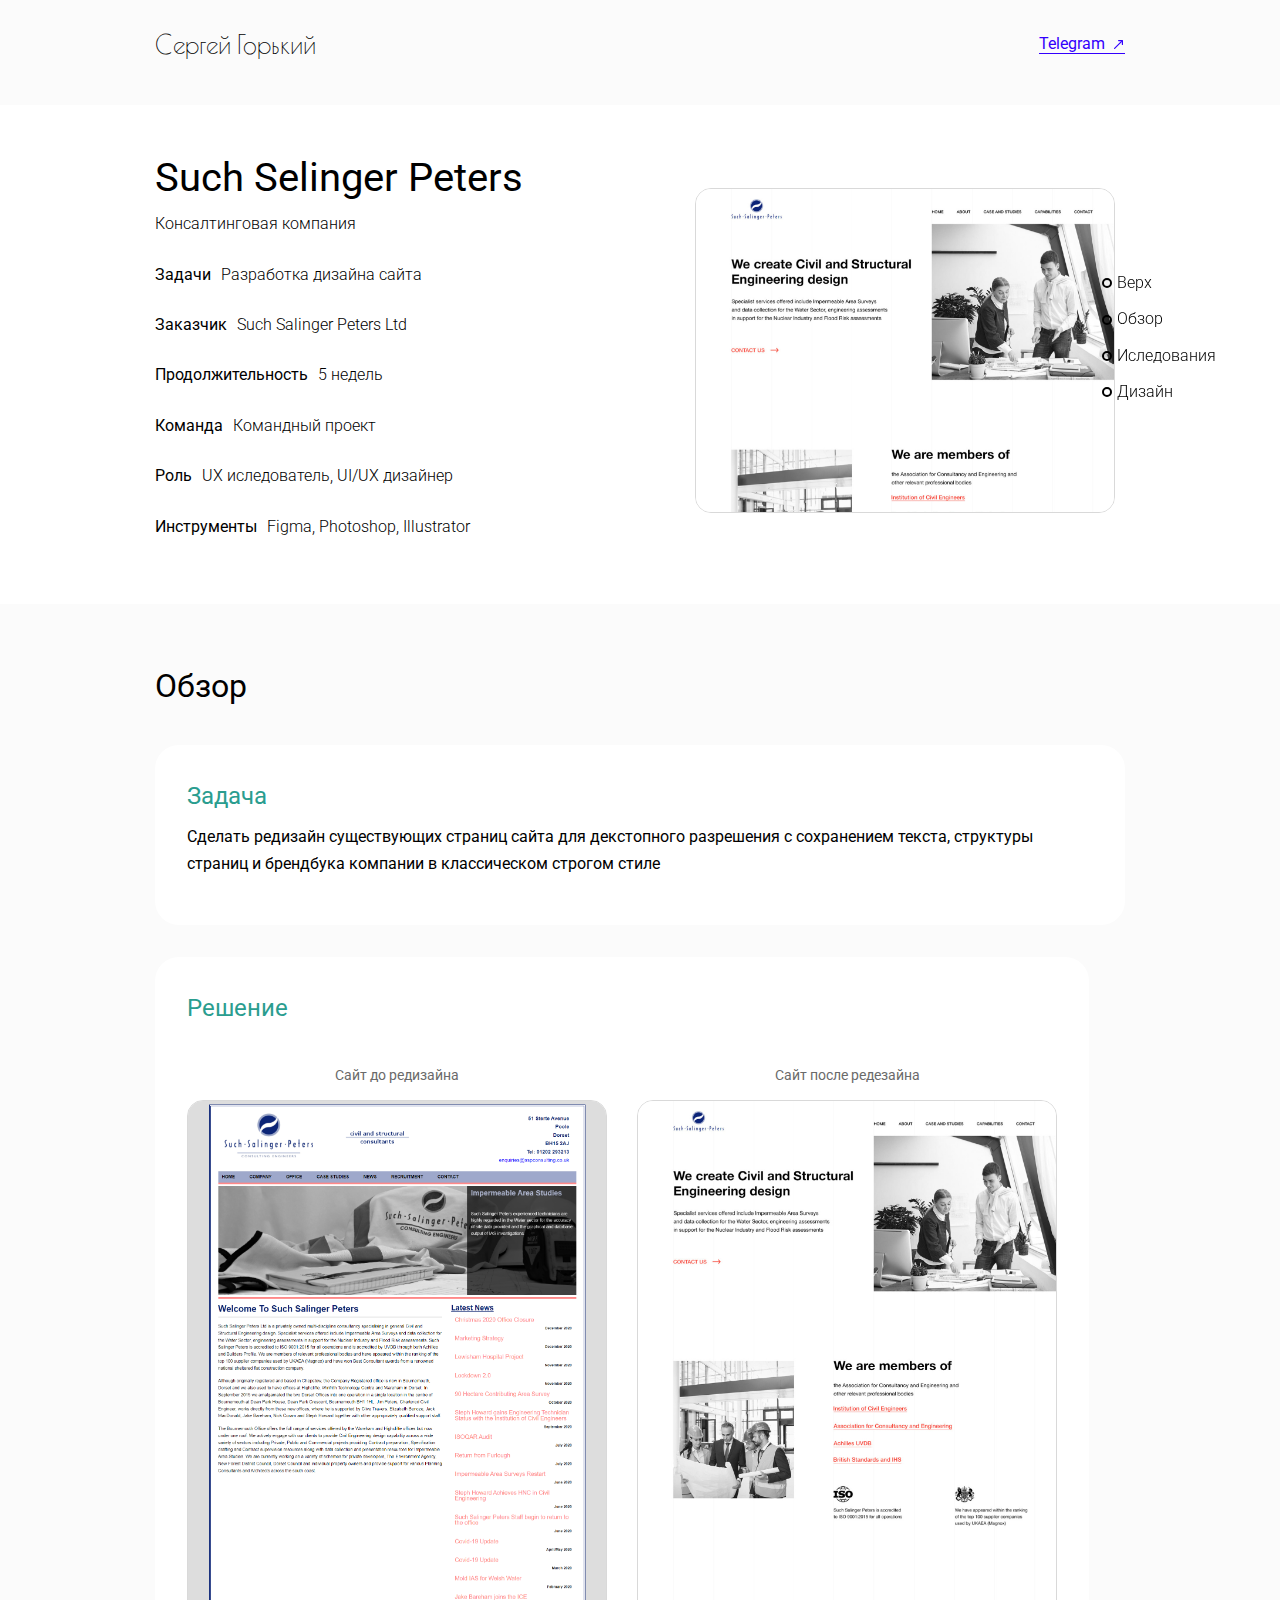
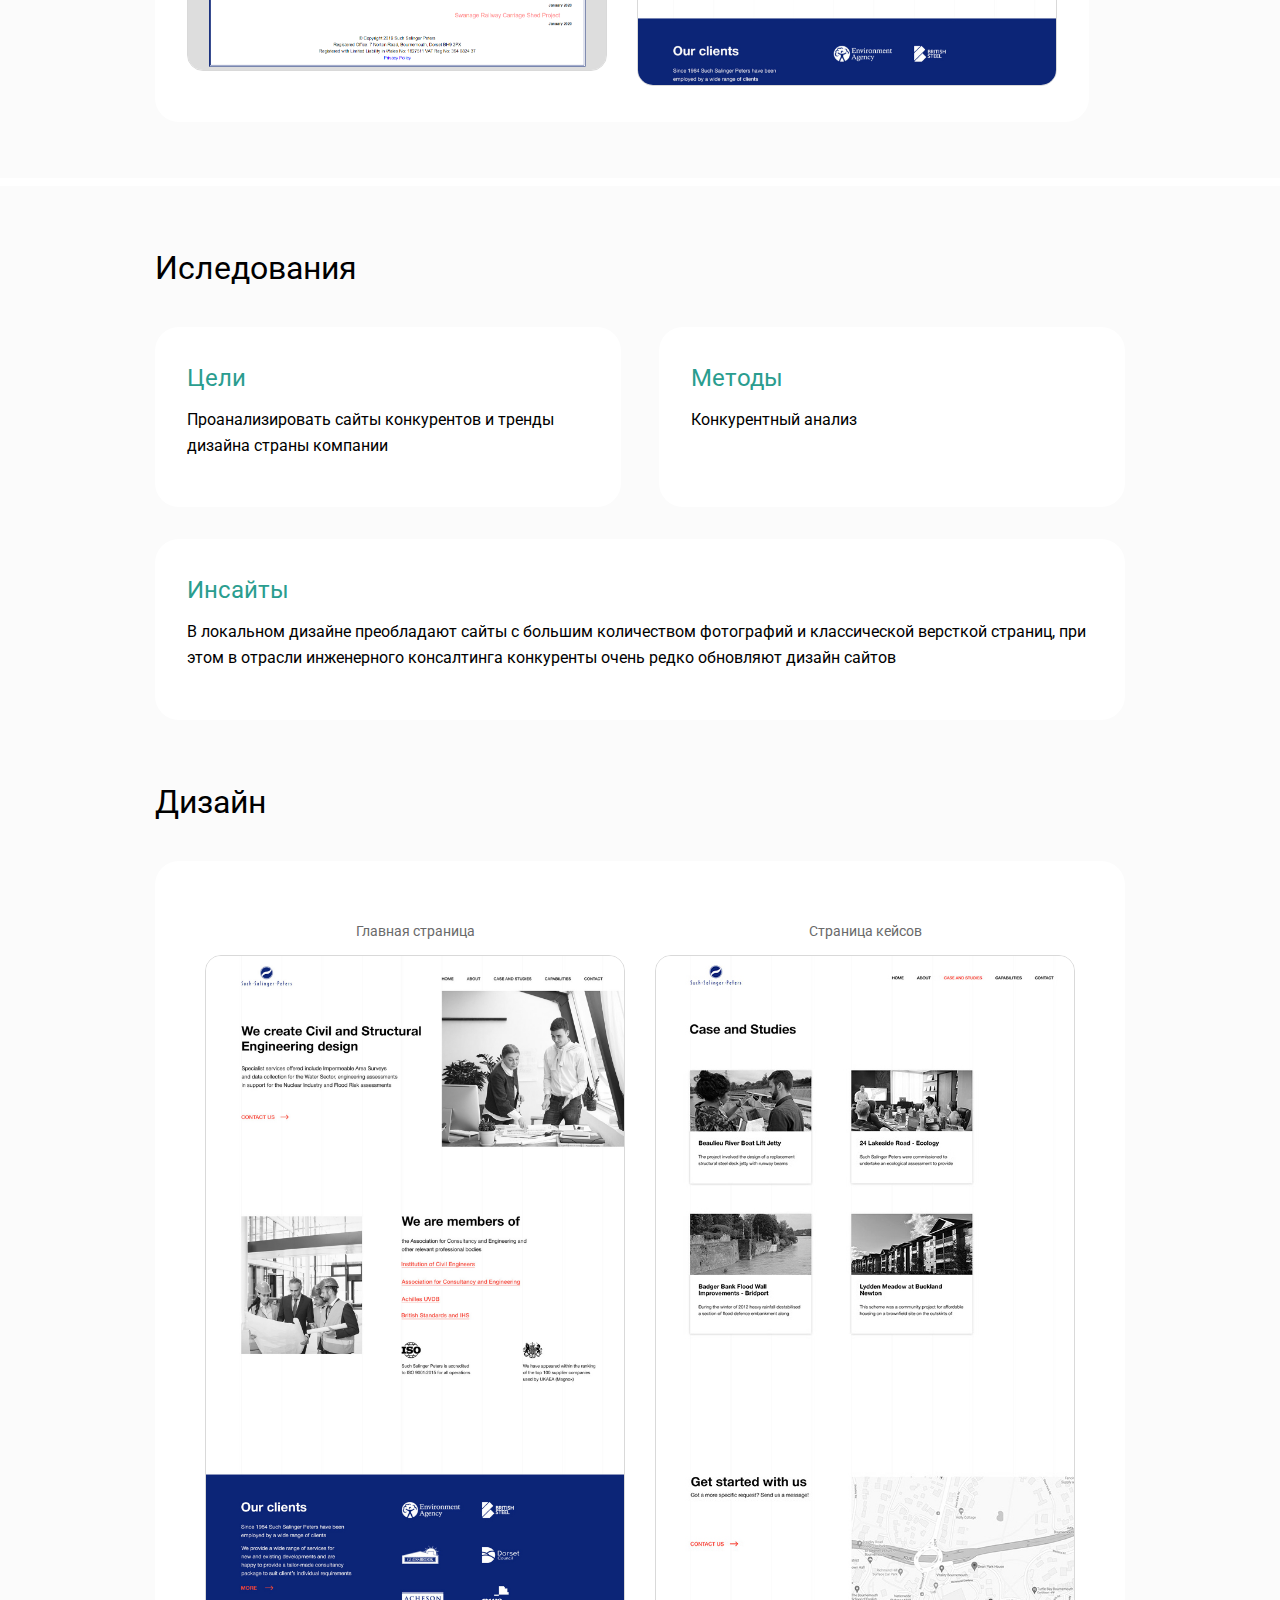
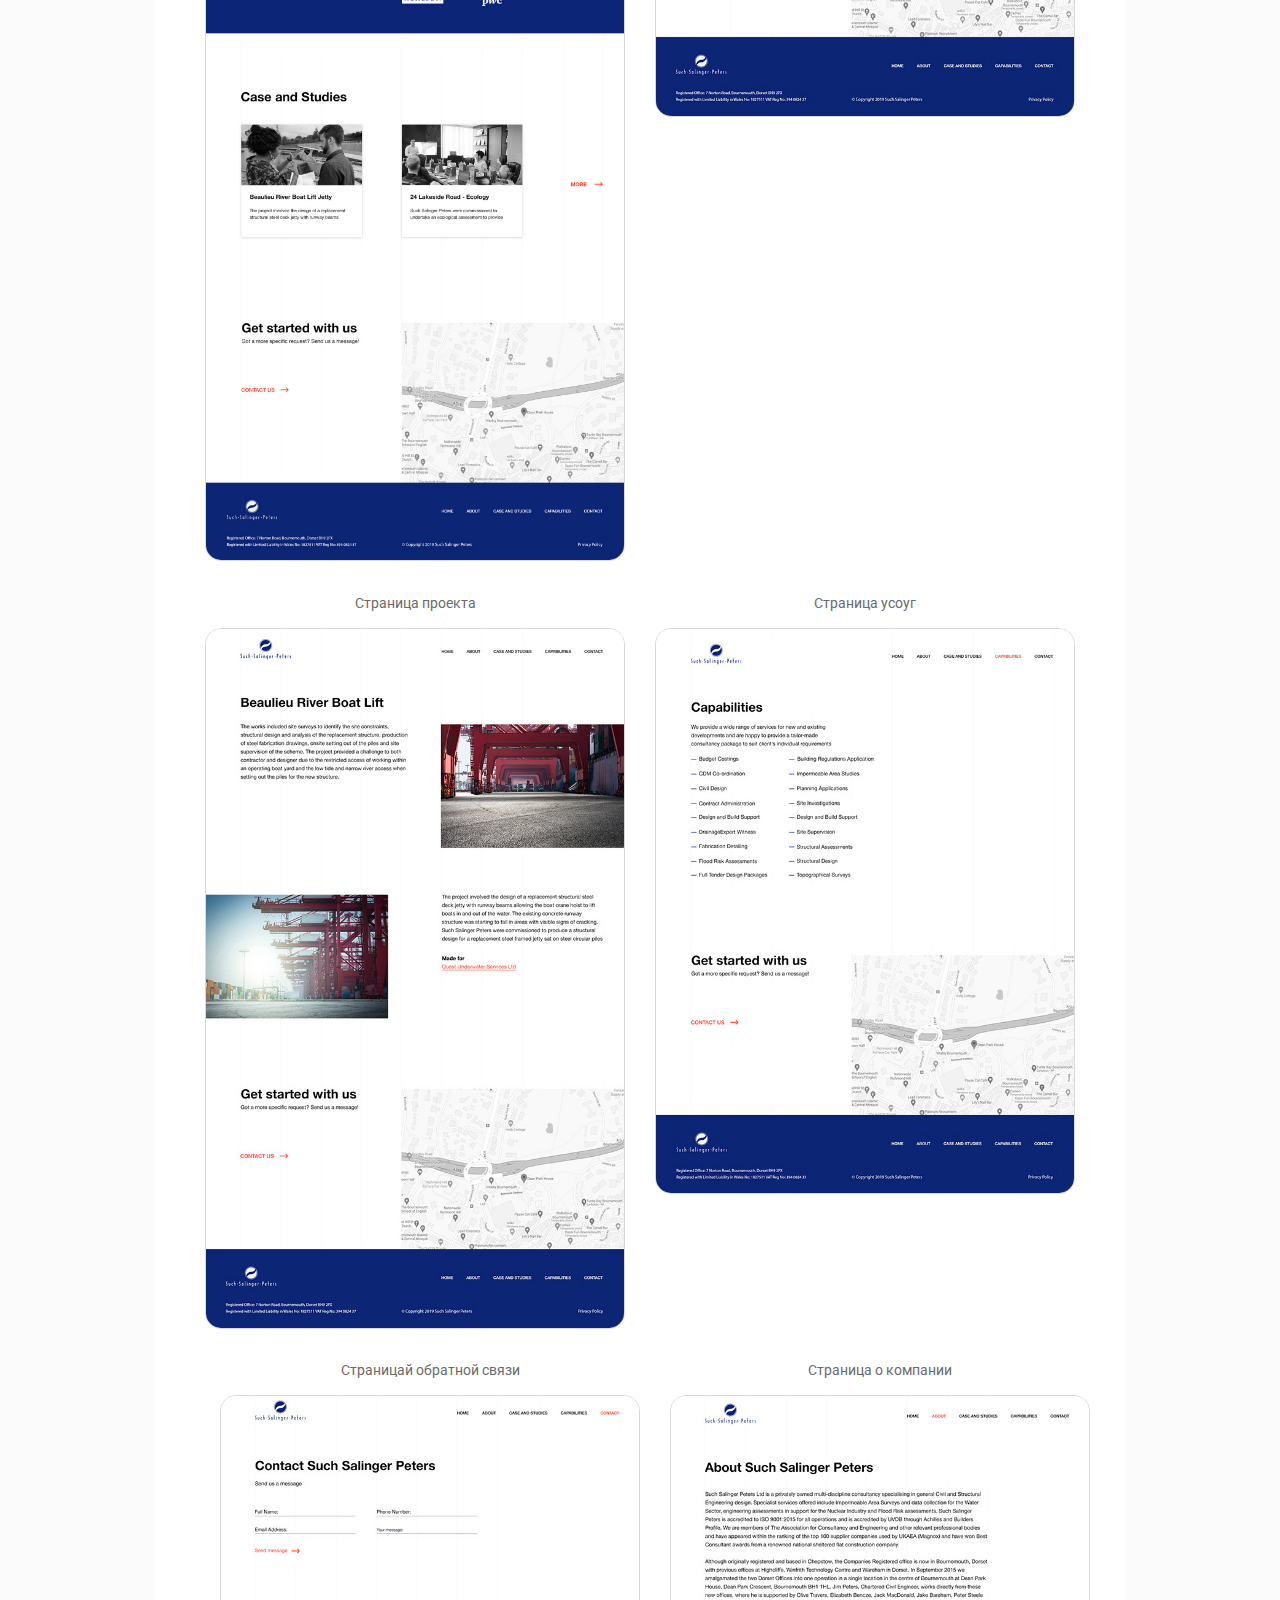
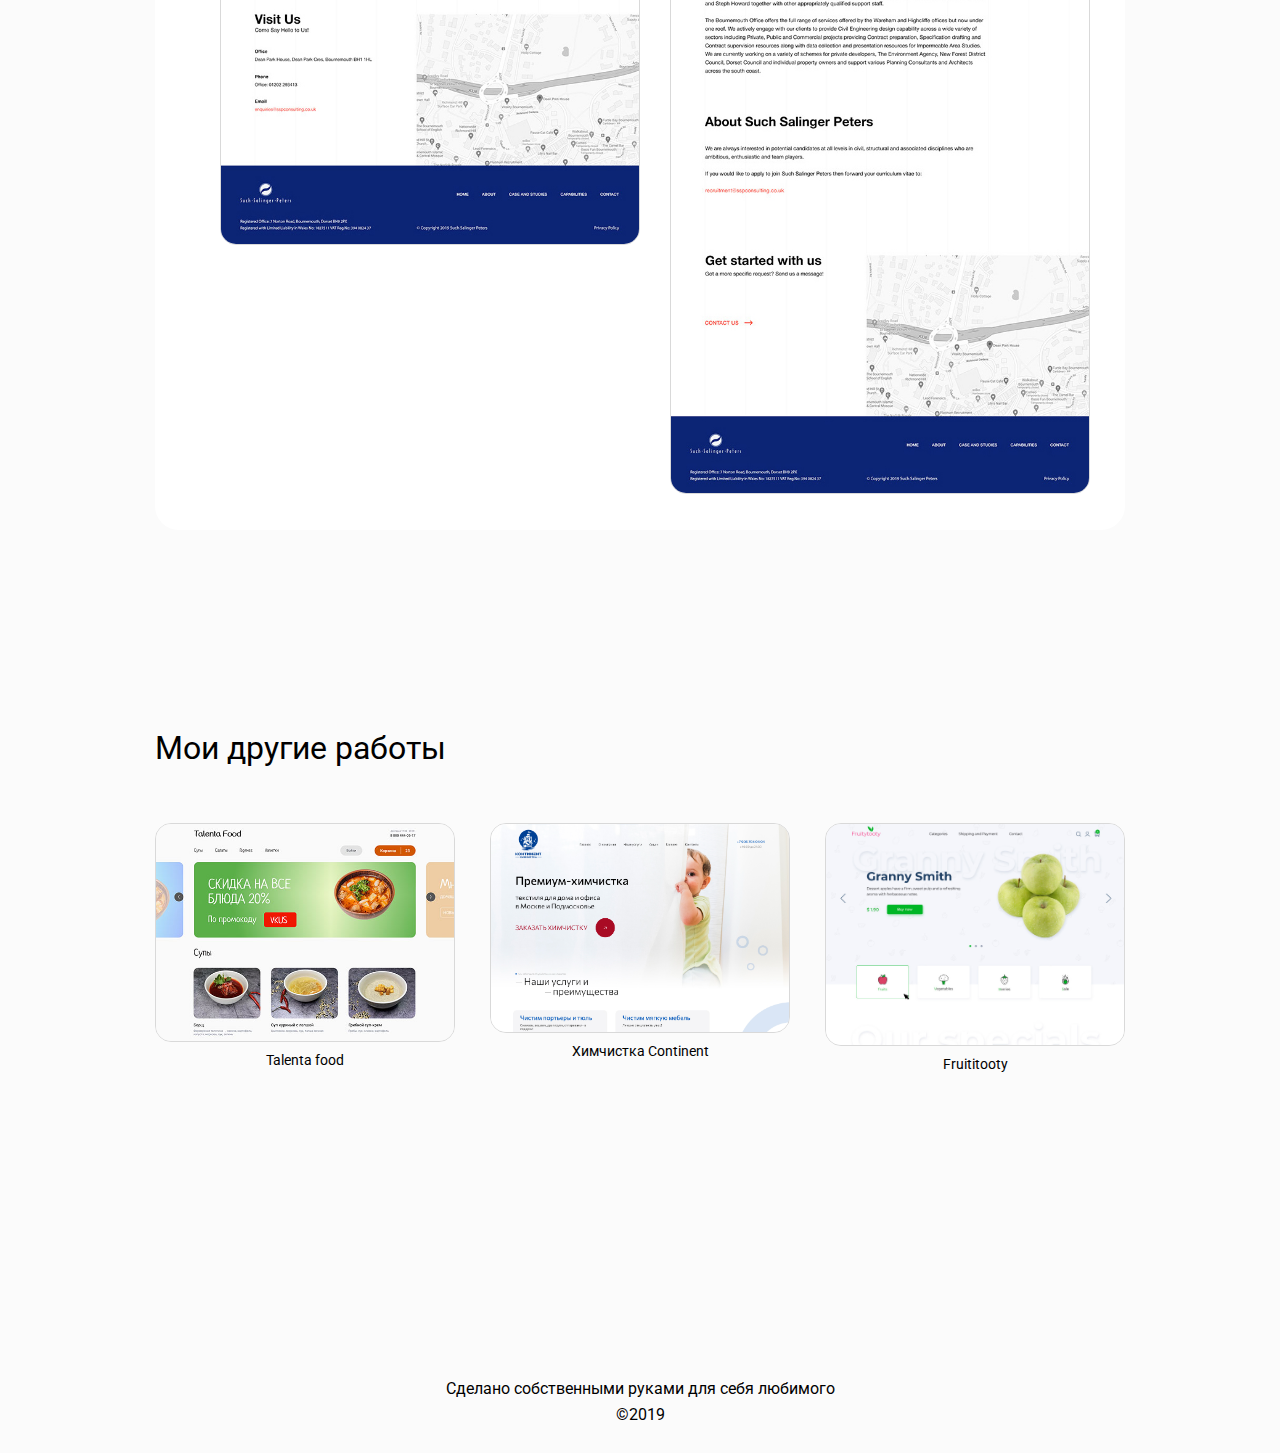
<file: SuchSelingerPeters.html>
<!DOCTYPE html>
<html lang="en">
<head>
	<meta charset="UTF-8">
	<meta name="viewport" content="width=device-width, initial-scale=1.0">
	<title>Портфолио - Химчистка Continent
</title>
	<link rel="stylesheet" href="style.css">
	<link rel="preconnect" href="https://fonts.googleapis.com">
	<link rel="preconnect" href="https://fonts.gstatic.com" crossorigin>
	<link href="https://fonts.googleapis.com/css2?family=Poiret+One&family=Roboto:ital,wght@0,100;0,300;0,400;0,500;0,700;0,900;1,100;1,300;1,400;1,500;1,700;1,900&display=swap" rel="stylesheet">
	<link type="image/x-icon" href="favicon.ico" rel="shortcut icon">
	<link type="Image/x-icon" href="favicon.ico" rel="icon">
</head>
<body>
<div class="wrapper" id="verh">
		<ul class="menu">
			<li>
				<a href="#verh" class="row align-items-center">
					<div class="round-point"></div>
					<span>Верх</span>
				</a>
			</li>
			<li>
				<a href="#obzor" class="row align-items-center">
					<div class="round-point"></div>
					<span>Обзор</span>
				</a>
			</li>
			<li>
				<a href="#isledovania" class="row align-items-center">
				<div class="round-point"></div>
					<span>Иследования</span>
				</a>
			</li>
			<li>
				<a href="#des" class="row align-items-center">
				<div class="round-point"></div>
					<span>Дизайн</span>
				</a>
			</li>
		</ul>
	<header>
		<div class="container">
			<div class="row align-items-center justify-content-between">
				<div class="col">
					<a href="index.html" class="logo">Сергей Горький</a>
				</div>
				<div class="col">
					<nav>
						<ul>
							<li>
								<a href="https://t.me/xolvlox" class="out-link"><span>Telegram</span> <img src="img/arrow.svg" alt="arrow"></a>
							</li>

						</ul>
					</nav>
				</div>
			</div>
		</div>
	</header>
	<main class="second-page">
		<div class="fird-page-selinger">
			<div class="container">
				<div class="row align-items-center justify-content-between">
					<div class="col">
						<h1 class="sec-page-block__h1">Such Selinger Peters</h1>
						<p class="sec-page-block__main-desc">Консалтинговая компания</p>
						<p class="sec-page-block__main-desc"><span>Задачи</span>Разработка дизайна сайта</p>
						<p class="sec-page-block__main-desc"><span>Заказчик</span>Such Salinger Peters Ltd</p>
						<p class="sec-page-block__main-desc"><span>Продолжительность</span>5 недель</p>
						<p class="sec-page-block__main-desc"><span>Команда</span>Командный проект</p>
						<p class="sec-page-block__main-desc"><span>Роль</span>UX иследователь, UI/UX дизайнер</p>
						<p class="sec-page-block__main-desc"><span>Инструменты</span>Figma, Photoshop, Illustrator</p>
					</div>
					<div class="col">
						<img src="img/suchsalengerpeters/Слой 1.png" class="sec-page-block__main-img" alt="talentafood">
					</div>
				</div>
			</div>
		</div>
		<div class="container">
			<div class="row">
				<h2 class="sec-page-block__h2" id="obzor">Обзор</h2>
				<div class="sec-page-block__item">
					<h3 class="sec-page-block__h3">Задача</h3>
					<p>Сделать редизайн существующих страниц сайта для декстопного разрешения с сохранением текста, структуры страниц и брендбука компании в классическом строгом стиле</p>
				</div>
				<div class="sec-page-block__item">
					<div class="row">
						<h3 class="sec-page-block__h3">Решение</h3>
					</div>
					<div class="row justify-content-center">
						<div class="col-451">
							<p>Сайт до редизайна</p>
							<img src="img/suchsalengerpeters/1.png" alt="">
						</div>
						<div class="col-451 left-margin50">
							<p>Сайт после редезайна</p>
							<img src="img/suchsalengerpeters/2.png" alt="">
						</div>
					</div>
				</div>
			</div>
		</div>
		<div class="line-continer2"></div>
		<div class="container">
			<div class="row">
				<h2 class="sec-page-block__h2" id="isledovania">Иследования</h2>
			</div>
			<div class="row justify-content-between">				
				<div class="sec-page-block__item-50">
					<h3 class="sec-page-block__h3">Цели</h3>
					<p>Проанализировать сайты конкурентов и тренды дизайна страны компании</p>
				</div>
				<div class="sec-page-block__item-50">
					<h3 class="sec-page-block__h3">Методы</h3>
					<p>Конкурентный анализ</p>
				</div>
			</div>
			<div class="row">
				<div class="sec-page-block__item">
					<h3 class="sec-page-block__h3">Инсайты</h3>
					<p>В локальном дизайне преобладают сайты с большим количеством фотографий и классической версткой страниц, при этом в отрасли инженерного консалтинга конкуренты очень редко обновляют дизайн сайтов</p>
				</div>
			</div>
		</div>

		<div class="container">
			<div class="row">
				<h2 class="sec-page-block__h2" id="des">Дизайн</h2>
			</div>
			<div class="sec-page-block__item">
				<div class="row justify-content-center">
					<div class="col-451">
						<p>Главная страница</p>
						<img src="img/suchsalengerpeters/Слой 1.jpg" alt="">
					</div>
					<div class="col-451 left-margin50">
						<p>Страница кейсов</p>
						<img src="img/suchsalengerpeters/Слой 2.jpg" alt="">
					</div>
					<div class="col-451">
						<p>Страница проекта</p>
						<img src="img/suchsalengerpeters/Слой 3.jpg" alt="">
					</div>
					<div class="col-451 left-margin50">
						<p>Страница усоуг</p>
						<img src="img/suchsalengerpeters/Слой 4.jpg" alt="">
					</div>
					<div class="col-451 left-margin50">
						<p>Страницай обратной связи</p>
						<img src="img/suchsalengerpeters/Слой 5.jpg" alt="">
					</div>
					<div class="col-451 left-margin50">
						<p>Страница о компании</p>
						<img src="img/suchsalengerpeters/Слой 111.jpg" alt="">
					</div>
					
				</div>
			</div>
			<div class="container top136">
				<div class="row">
					<h2 class="sec-page-block__h2" id="result">Мои другие работы</h2>
				</div>
				<div class="row justify-content-between another-job">
					<div class="col bottom30">
						<a href="talentafood.html">
							<img src="img/talentafood-main.jpg" class="another-job__img" alt="">
							<p>Talenta food</p>
						</a>
					</div>
					<div class="col bottom30">
						<a href="drycleaningcontinent.html">
							<img src="img/drycleaningcontinent/main-img.jpg" class="another-job__img" alt="">
							<p>Химчистка Continent</p>
						</a>
					</div>
					<div class="col bottom30">
						<a href="friutytooty.html">
							<img src="img/fruititooty/Слой 11.png" class="another-job__img" alt="">
							<p>Fruititooty</p>
						</a>
					</div>

				</div>
			</div>
		</div>
	</main>
	<footer>
		<div class="container">
			<p>Сделано собственными руками для себя любимого</p>
			<p>©2019</p>
		</div>
	</footer>
</div>
<script src="https://ajax.googleapis.com/ajax/libs/jquery/3.6.0/jquery.min.js"></script>
<script src="js.js"></script>
	<script>document.write('<script src="http://' + (location.host || 'localhost').split(':')[0] + ':35729/livereload.js?snipver=1"></' + 'script>')</script>
</body>
</html>
</file>
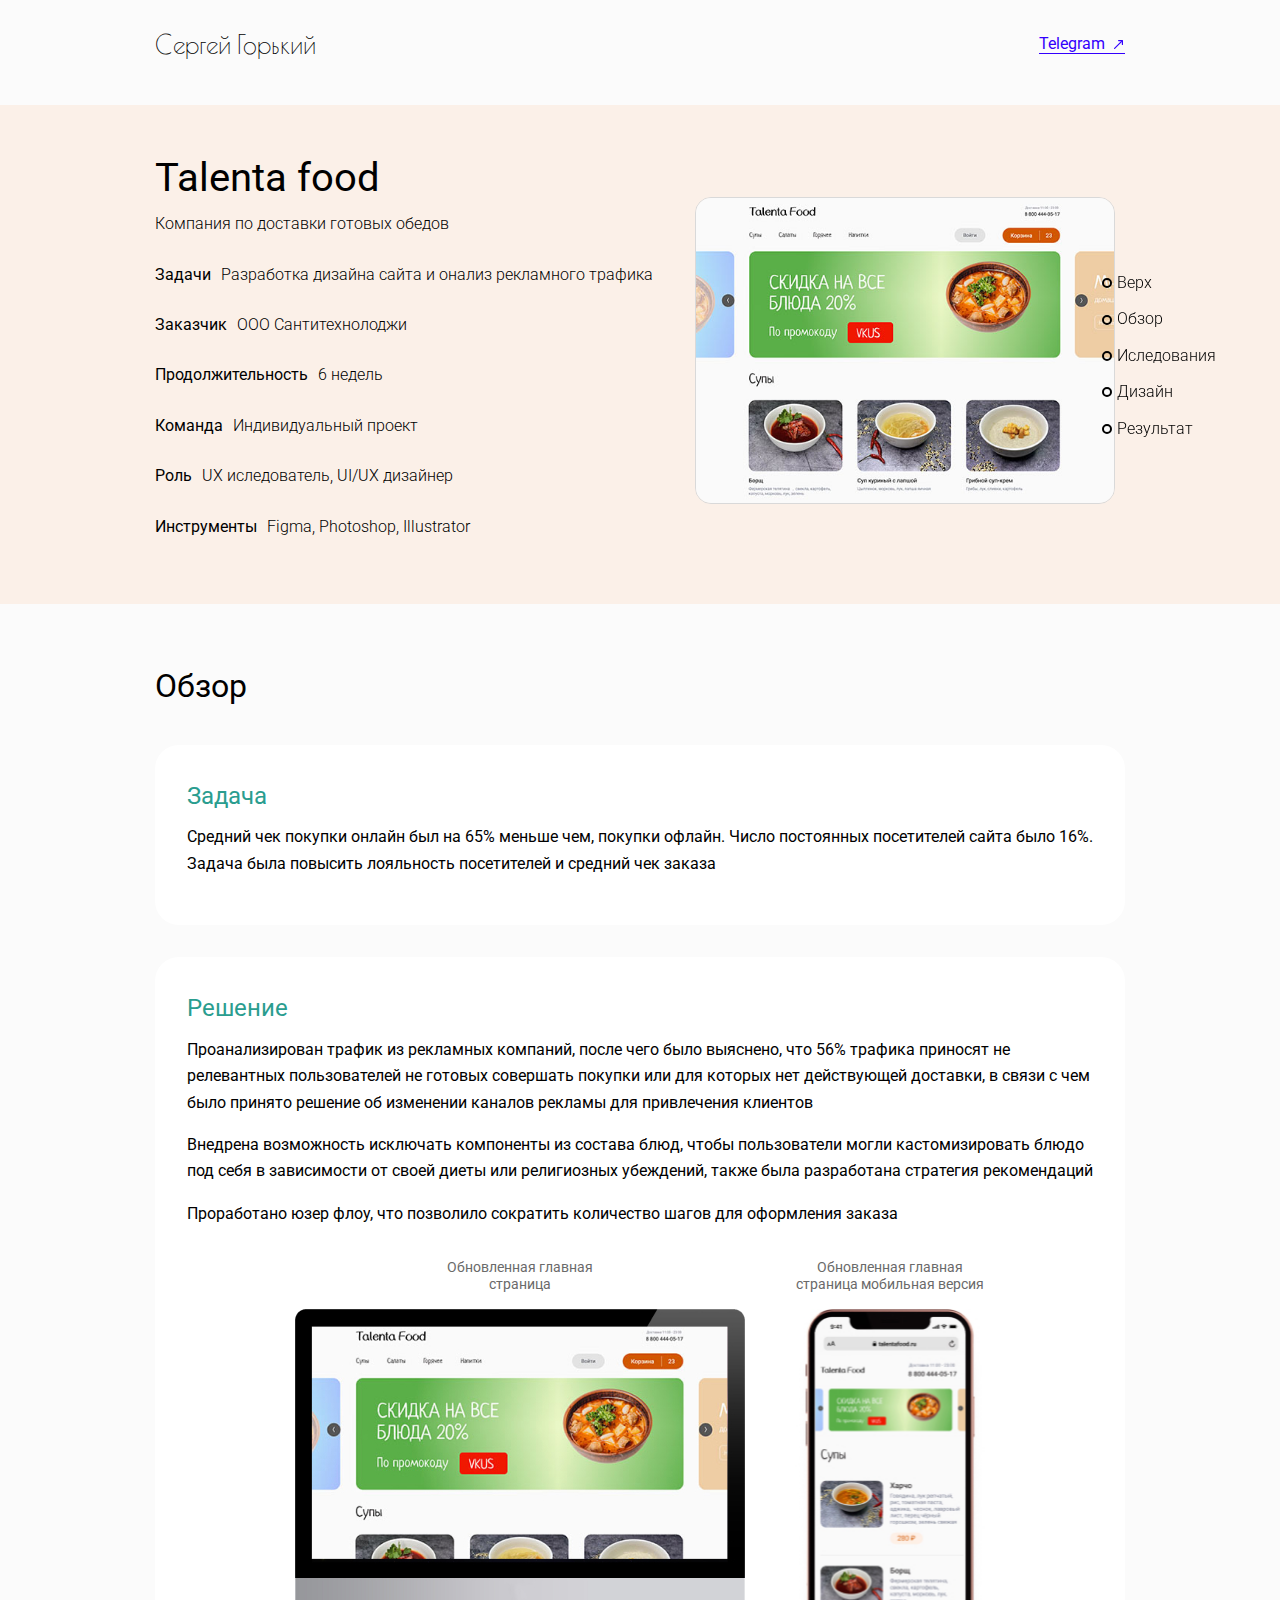
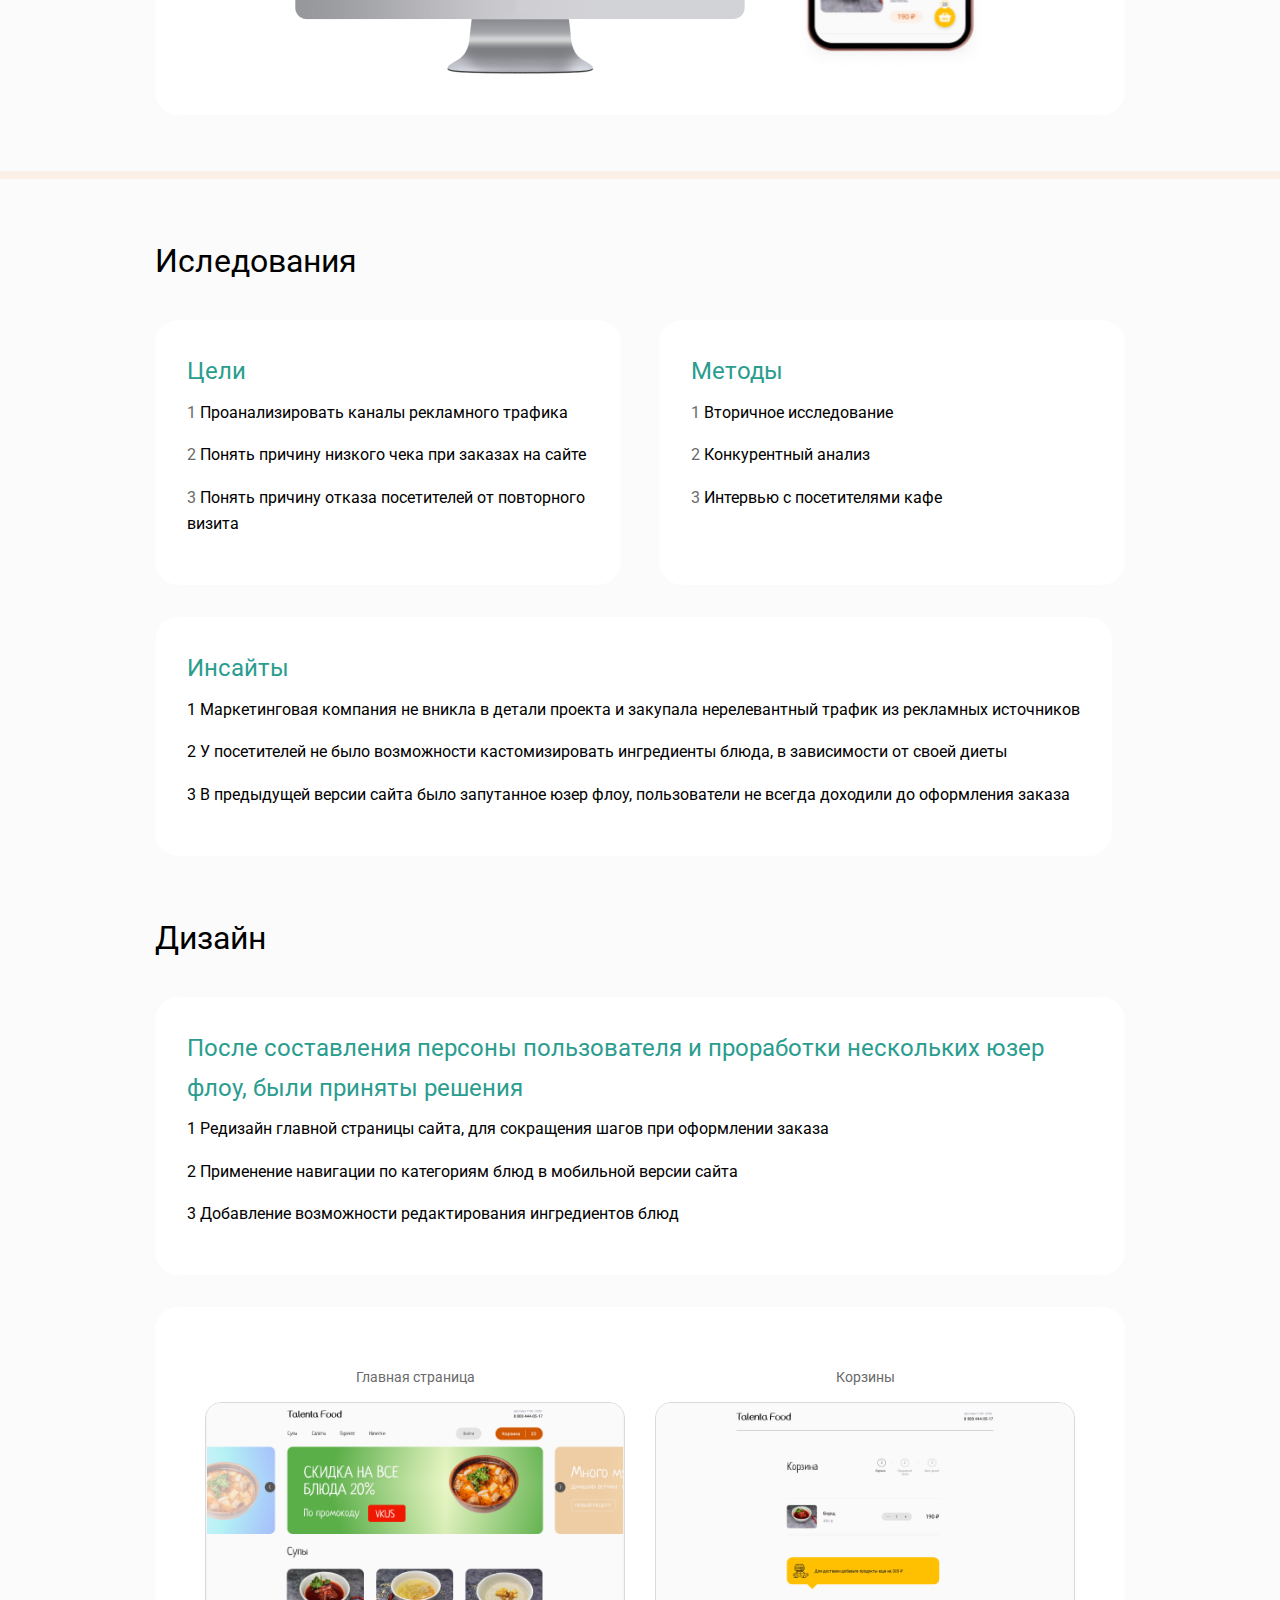
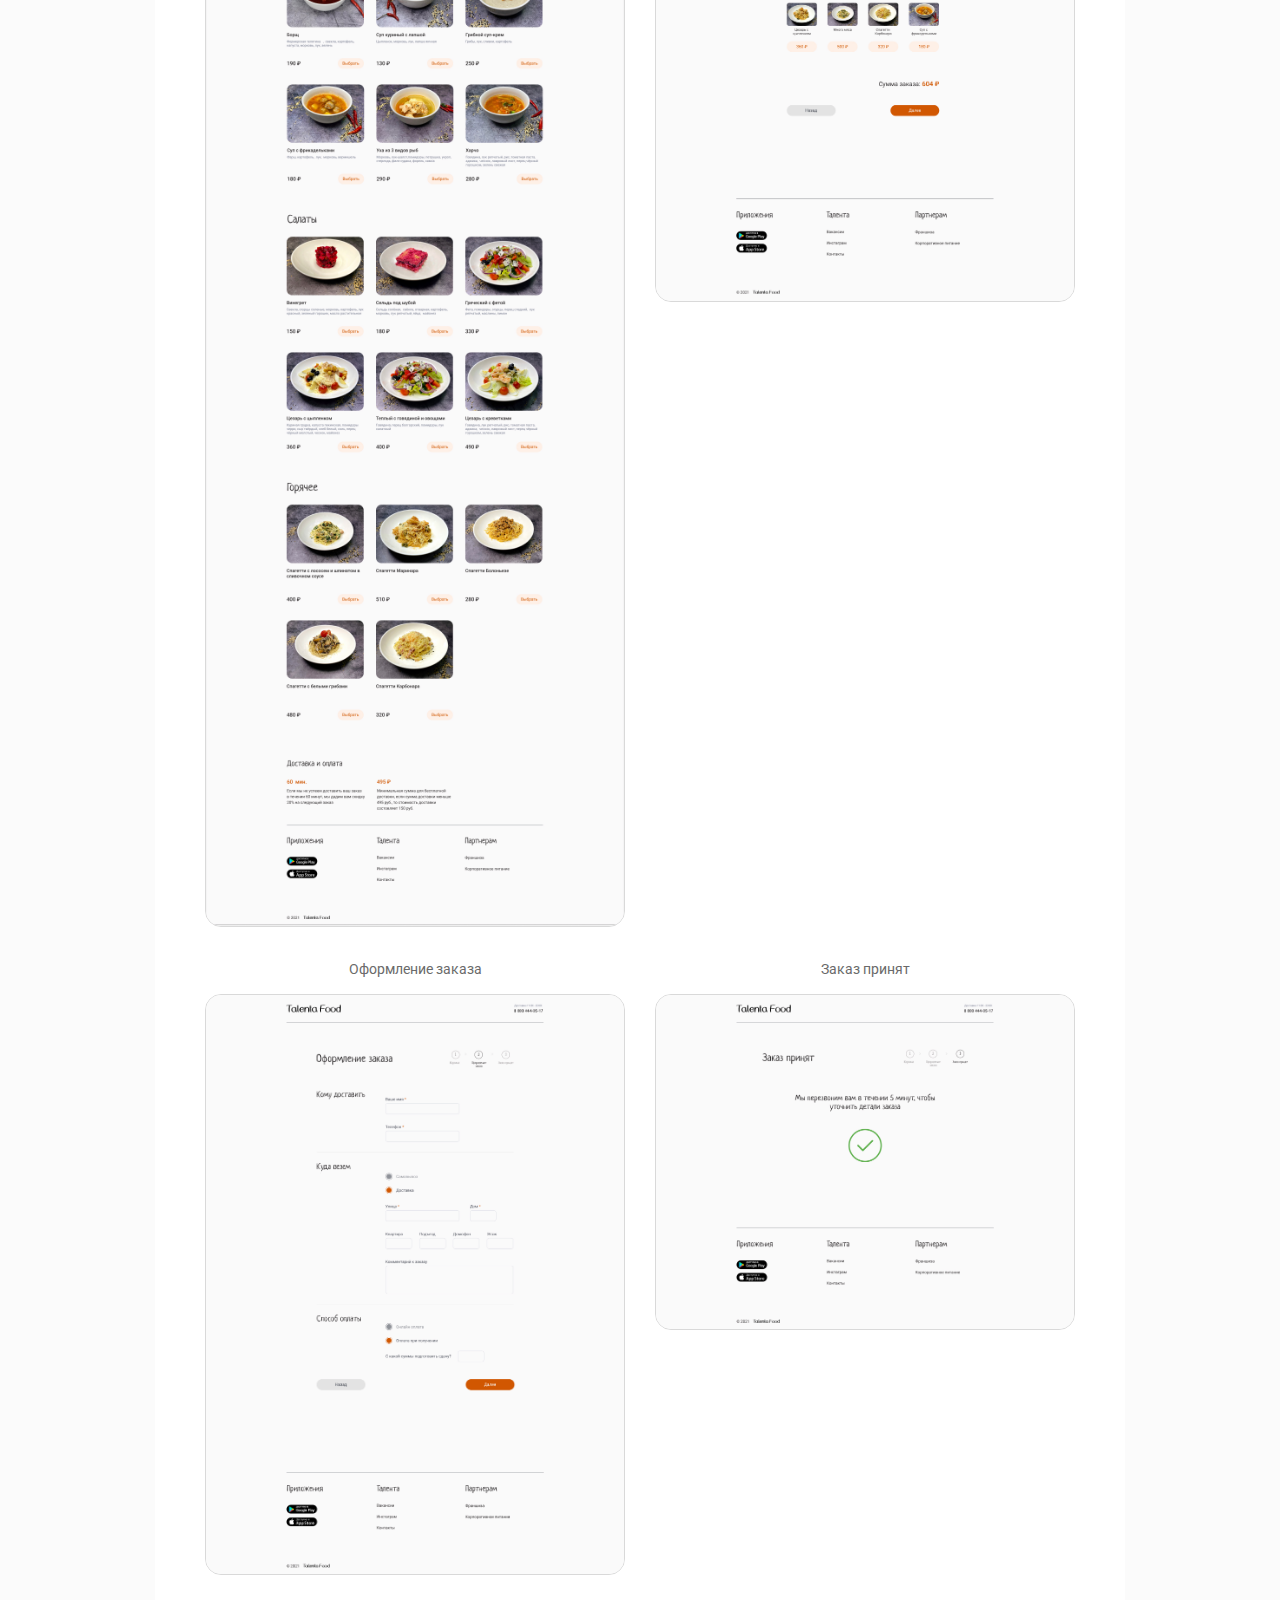
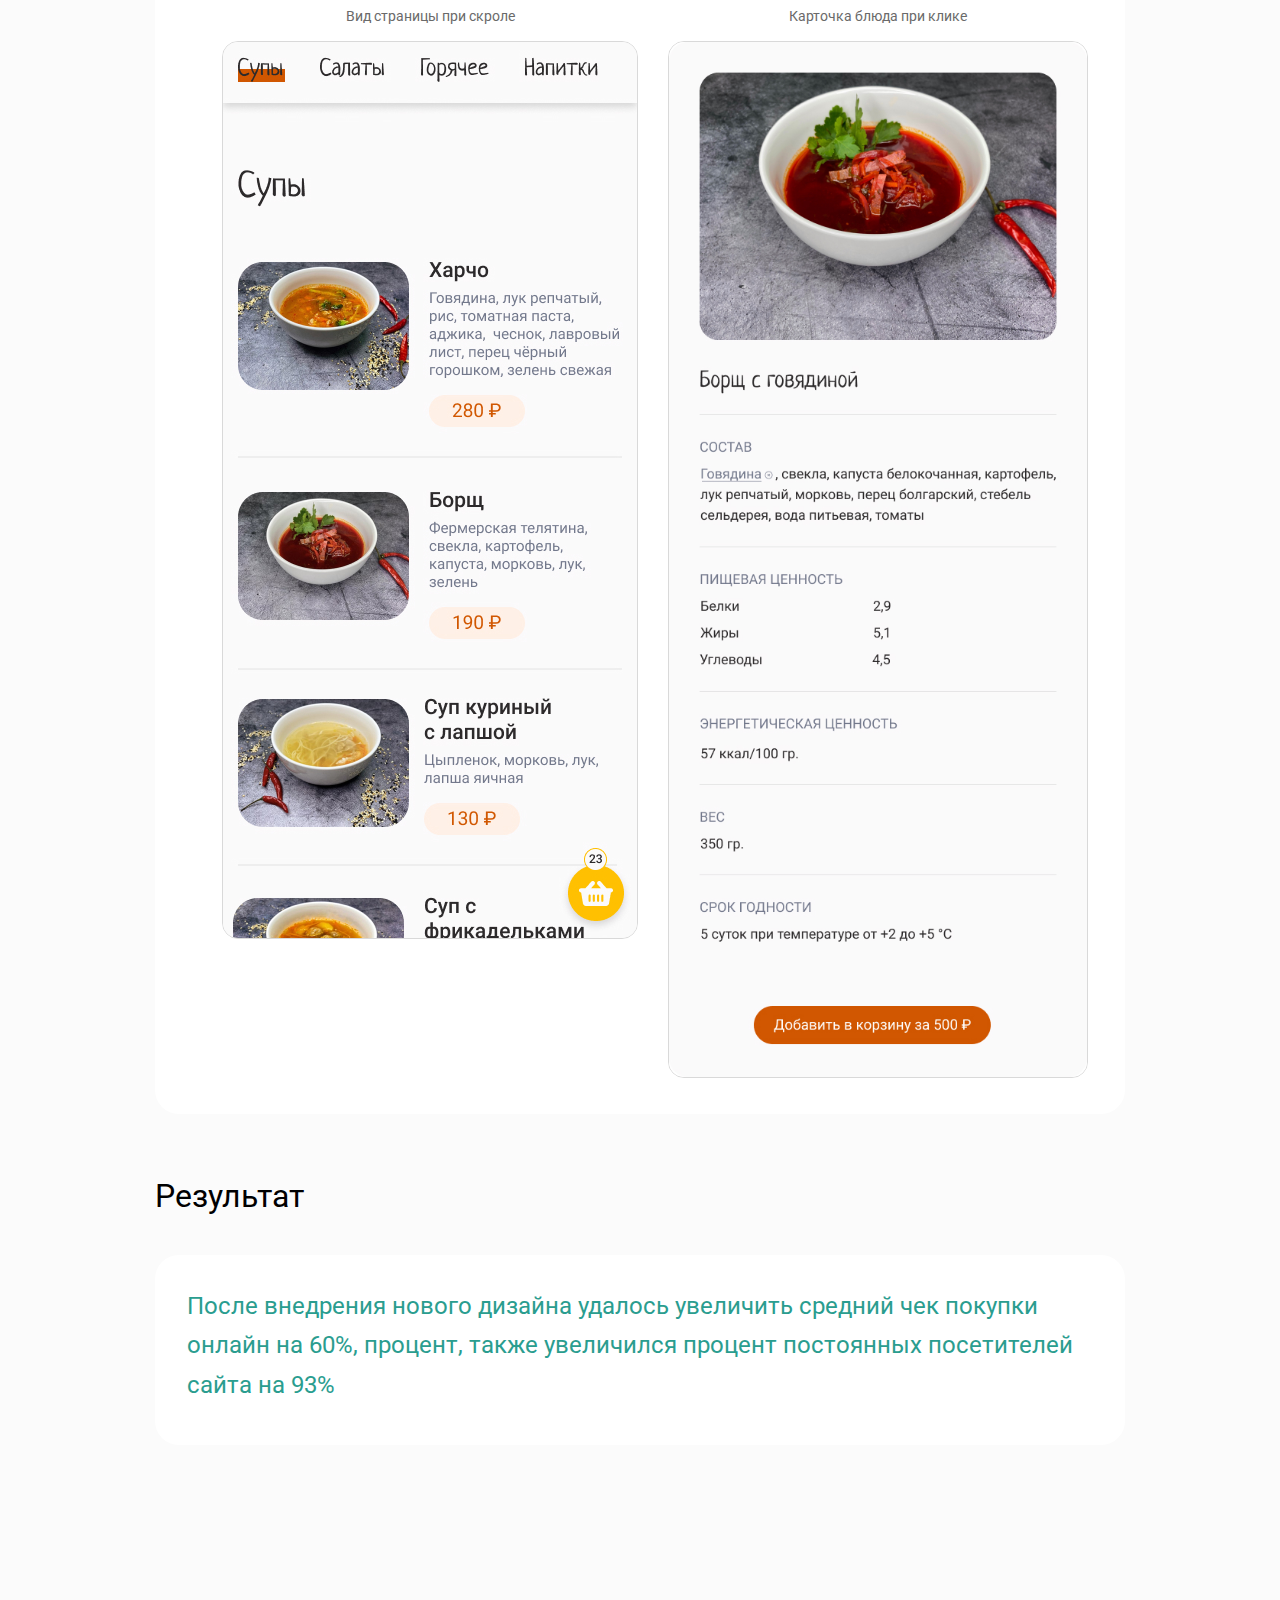
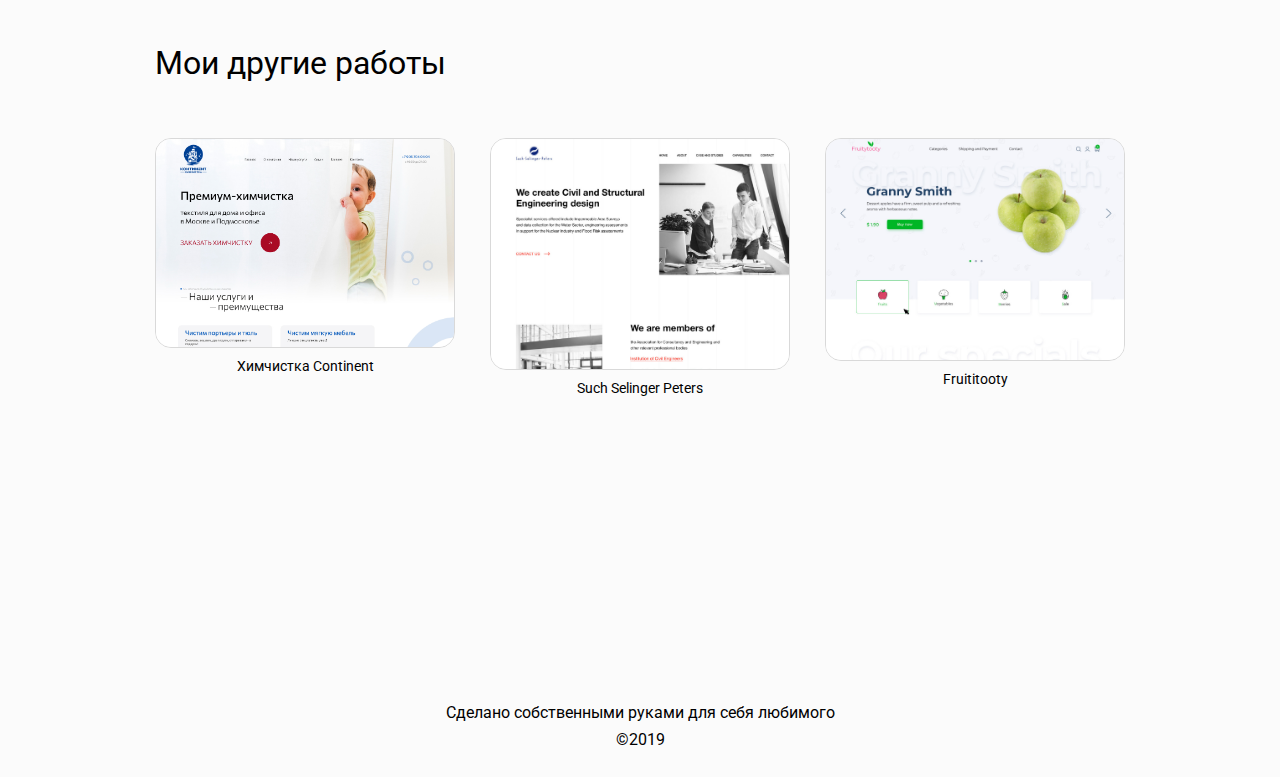
<file: talentafood.html>
<!DOCTYPE html>
<html lang="en">
<head>
	<meta charset="UTF-8">
	<meta name="viewport" content="width=device-width, initial-scale=1.0">
	<title>Портфолио - Talenta food</title>
	<link rel="stylesheet" href="style.css">
	<link rel="preconnect" href="https://fonts.googleapis.com">
	<link rel="preconnect" href="https://fonts.gstatic.com" crossorigin>
	<link href="https://fonts.googleapis.com/css2?family=Poiret+One&family=Roboto:ital,wght@0,100;0,300;0,400;0,500;0,700;0,900;1,100;1,300;1,400;1,500;1,700;1,900&display=swap" rel="stylesheet">
	<link type="image/x-icon" href="favicon.ico" rel="shortcut icon">
	<link type="Image/x-icon" href="favicon.ico" rel="icon">
	
</head>
<body>
<div class="wrapper" id="verh">
		<ul class="menu">
			<li>
				<a href="#verh" class="row align-items-center">
					<div class="round-point"></div>
					<span>Верх</span>
				</a>
			</li>
			<li>
				<a href="#obzor" class="row align-items-center">
					<div class="round-point"></div>
					<span>Обзор</span>
				</a>
			</li>
			<li>
				<a href="#isledovania" class="row align-items-center">
				<div class="round-point"></div>
					<span>Иследования</span>
				</a>
			</li>
			<li>
				<a href="#des" class="row align-items-center">
				<div class="round-point"></div>
					<span>Дизайн</span>
				</a>
			</li>
			<li>
				<a href="#result" class="row align-items-center">
				<div class="round-point"></div>
					<span>Результат</span>
				</a>
			</li>
		</ul>
	<header>
		<div class="container">
			<div class="row align-items-center justify-content-between">
				<div class="col">
					<a href="index.html" class="logo">Сергей Горький</a>
				</div>
				<div class="col">
					<nav>
						<ul>
							<li>
								<a href="https://t.me/xolvlox" class="out-link"><span>Telegram</span> <img src="img/arrow.svg" alt="arrow"></a>
							</li>
							
						</ul>
					</nav>
				</div>
			</div>
		</div>
	</header>
	<main class="second-page">
		<div class="sec-page-block">
			<div class="container">
				<div class="row align-items-center justify-content-between">
					<div class="col">
						<h1 class="sec-page-block__h1">Talenta food</h1>
						<p class="sec-page-block__main-desc">Компания по доставки готовых обедов</p>
						<p class="sec-page-block__main-desc"><span>Задачи</span>Разработка дизайна сайта и онализ рекламного трафика</p>
						<p class="sec-page-block__main-desc"><span>Заказчик</span>ООО Сантитехнолоджи</p>
						<p class="sec-page-block__main-desc"><span>Продолжительность</span>6 недель</p>
						<p class="sec-page-block__main-desc"><span>Команда</span>Индивидуальный проект</p>
						<p class="sec-page-block__main-desc"><span>Роль</span>UX иследователь, UI/UX дизайнер</p>
						<p class="sec-page-block__main-desc"><span>Инструменты</span>Figma, Photoshop, Illustrator</p>
					</div>
					<div class="col">
						<img src="img/talentafood-main.jpg" class="sec-page-block__main-img" alt="talentafood">
					</div>
				</div>
			</div>
		</div>
		<div class="container">
			<div class="row">
				<h2 class="sec-page-block__h2" id="obzor">Обзор</h2>
				<div class="sec-page-block__item">
					<h3 class="sec-page-block__h3">Задача</h3>
					<p>Средний чек покупки онлайн был на 65% меньше чем, покупки офлайн. Число постоянных посетителей сайта было 16%. Задача была повысить лояльность посетителей и средний чек заказа</p>
				</div>
				<div class="sec-page-block__item">
					<h3 class="sec-page-block__h3">Решение</h3>
					<p>Проанализирован трафик из рекламных компаний, после чего было выяснено, что 56% трафика приносят не релевантных пользователей не готовых совершать покупки или для которых нет действующей доставки, в связи с чем было принято решение об изменении каналов рекламы для привлечения клиентов</p>
					<p>Внедрена возможность исключать компоненты из состава блюд, чтобы пользователи могли кастомизировать блюдо под себя в зависимости от своей диеты или религиозных убеждений, также была разработана стратегия рекомендаций</p>
					<p>Проработано юзер флоу, что позволило сократить количество шагов для оформления заказа</p>
					<div class="row justify-content-center sec-page-block__item-img">
						<div class="col-450">
							<p>Обновленная главная <br>страница</p>
							<img src="img/talentafood/main-screen.jpg" alt="">
						</div>
						<div class="col-191">
							<p>Обновленная главная страница мобильная версия</p>
							<img src="img/talentafood/main-screen-mobile.png" alt="">
						</div>
					</div>
				</div>
			</div>
		</div>
		<div class="line-talenta"></div>
		<div class="container">
			<div class="row">
				<h2 class="sec-page-block__h2" id="isledovania">Иследования</h2>
			</div>
			<div class="row justify-content-between">				
				<div class="sec-page-block__item-50">
					<h3 class="sec-page-block__h3">Цели</h3>
					<p><span>1</span> Проанализировать каналы рекламного трафика</p>
					<p><span>2</span> Понять причину низкого чека при заказах на сайте</p>
					<p><span>3</span> Понять причину отказа посетителей от повторного визита</p>
				</div>
				<div class="sec-page-block__item-50">
					<h3 class="sec-page-block__h3">Методы</h3>
					<p><span>1</span> Вторичное исследование</p>
					<p><span>2</span> Конкурентный анализ</p>
					<p><span>3</span> Интервью с посетителями кафе</p>
				</div>
			</div>
			<div class="row">
				<div class="sec-page-block__item">
					<h3 class="sec-page-block__h3">Инсайты</h3>
					<p><span>1</span> Маркетинговая компания не вникла в детали проекта и закупала нерелевантный трафик из рекламных источников</p>
					<p><span>2</span> У посетителей не было возможности кастомизировать ингредиенты блюда, в зависимости от своей диеты</p>
					<p><span>3</span> В предыдущей версии сайта было запутанное юзер флоу, пользователи не всегда доходили до оформления заказа</p>
				</div>
			</div>
		</div>

		<div class="container">
			<div class="row">
				<h2 class="sec-page-block__h2" id="des">Дизайн</h2>
			</div>
			<div class="row">
				<div class="sec-page-block__item">
					<h3 class="sec-page-block__h3">После составления персоны пользователя и проработки нескольких юзер флоу, были приняты решения</h3>
					<p><span>1</span> Редизайн главной страницы сайта, для сокращения шагов при оформлении заказа</p>
					<p><span>2</span> Применение навигации по категориям блюд в мобильной версии сайта</p>
					<p><span>3</span> Добавление возможности редактирования ингредиентов блюд</p>
				</div>
			</div>
			<div class="sec-page-block__item">
				<div class="row justify-content-center">
					<div class="col-451">
						<p>Главная страница</p>
						<img src="img/talentafood/main-page.jpg" alt="">
					</div>
					<div class="col-451 left-margin50">
						<p>Корзины</p>
						<img src="img/talentafood/корзина.jpg" alt="">
					</div>
					<div class="col-451">
						<p>Оформление заказа</p>
						<img src="img/talentafood/заполнение данных.jpg" alt="">
					</div>
					<div class="col-451 left-margin50">
						<p>Заказ принят</p>
						<img src="img/talentafood/заказ отправлен.jpg" alt="">
					</div>
					<div class="col-451 left-margin50">
						<p>Вид страницы при скроле</p>
						<img src="img/talentafood/main-scroll.jpg" alt="">
					</div>
					<div class="col-451 left-margin50">
						<p>Карточка блюда при клике</p>
						<img src="img/talentafood/main-popup.jpg" alt="">
					</div>
					
				</div>
			</div>
			<div class="container">
				<div class="row">
					<h2 class="sec-page-block__h2" id="result">Результат</h2>
				</div>
				<div class="row">
					<div class="sec-page-block__item">
						<h3 class="sec-page-block__h3">После внедрения нового дизайна удалось увеличить средний чек покупки онлайн на 60%, процент, также увеличился процент постоянных посетителей сайта на 93%</h3>
					</div>
				</div>
			</div>
			<div class="container top136">
				<div class="row">
					<h2 class="sec-page-block__h2" id="result">Мои другие работы</h2>
				</div>
				<div class="row justify-content-between another-job">
					<div class="col bottom30">
						<a href="drycleaningcontinent.html">
							<img src="img/drycleaningcontinent/main-img.jpg" class="another-job__img" alt="">
							<p>Химчистка Continent</p>
						</a>
					</div>
					<div class="col bottom30">
						<a href="SuchSelingerPeters.html">
							<img src="img/suchsalengerpeters/Слой 1.png" class="another-job__img" alt="">
							<p>Such Selinger Peters</p>
						</a>
					</div>
					<div class="col bottom30">
						<a href="friutytooty.html">
							<img src="img/fruititooty/Слой 11.png" class="another-job__img" alt="">
							<p>Fruititooty</p>
						</a>
					</div>

				</div>
			</div>
		</div>
	</main>
	<footer>
		<div class="container">
			<p>Сделано собственными руками для себя любимого</p>
			<p>©2019</p>
		</div>
	</footer>
</div>
<script src="https://ajax.googleapis.com/ajax/libs/jquery/3.6.0/jquery.min.js"></script>
<script src="js.js"></script>
	<script>document.write('<script src="http://' + (location.host || 'localhost').split(':')[0] + ':35729/livereload.js?snipver=1"></' + 'script>')</script>
</body>
</html>
</file>
<file: style.css>
*{
	margin: 0;
	padding: 0;
}

*, ::after, ::before {
    box-sizing: border-box;
}

body{
    position: relative;
	background-color: #FBFBFB;
	font-family: 'Roboto', sans-serif;
	font-size: 16px;
    line-height: 1.65;
}

li{
	list-style-type: none;
}

a{
	text-decoration: none;
	color: #000;
}

img{
	width: 100%;
}

.container{
	width: 100%;
	max-width: 970px;
	margin: auto;
}

.row{
	display: flex;
    flex-wrap: wrap;
}

.align-items-center{
	align-items: center;
}

.justify-content-between{
	justify-content: space-between;
}

.justify-content-center{
	justify-content: center;
}

.align-self-end{
	align-self: flex-end;
}

.col {
    width: auto;
}

.left30{
	margin-left: 30px;
}

header{
	margin-top: 24px;
}

.logo{
	font-family: 'Poiret One', cursive;
	font-size: 25px;
}

nav ul li{
	margin-right: 40px;
	display: inline-block;
}

nav ul li:nth-last-of-type(1){
	margin-right: 0;
}

.out-link{
	color: #3300FD;
	border-bottom: 1px solid #3300FD;
}

.out-link img{
	margin-left: 5px;
	max-width: 11px;
	transition: 0.3s;
}

.out-link:hover img{
	transform: rotate(45deg);
	transition: 0.3s;
}

main{
	margin-top: 120px;
	position: relative;
}

.col-530{
	max-width: 550px;
}

.first-page-block__h1{
	margin-bottom: 24px;
	font-size: 25px;
	font-weight: 400;
	color: #2A9D8F
}

.first-page-block{
	margin-top: 80px;
	padding: 40px;
	max-width: 970px;
	background-color: #fff;
	border-radius: 24px;
}

.first-page-block__img{
	max-width: 400px;
	border-radius: 16px;
	border: 1px solid #D9D9D9;
}

h3{
	margin-bottom: 8px;
	font-size: 25px;
	font-weight: 400;
}

.first-page-block__desc{
	margin-bottom: 24px;
	color: #6A6A6A;
	font-size: 14px;
}

.first-page-block__desc-what{
	margin-bottom: 40px;
}

footer{
	margin-top: 300px;
	margin-bottom: 24px;
	text-align: center;
}

.second-page{
	margin: auto;
	margin-top: 40px;
	max-width: 1920px;
}

.sec-page-block{
	padding: 40px 0;
	background-color: #FBF0E8;
}

.fird-page-block{
	padding: 40px 0;
	background-color: #E2F2FE;
}

.sec-page-block__h1{
	font-size: 40px;
	font-weight: 400;
}

.sec-page-block__main-desc{
	margin-bottom: 24px;
	font-weight: 300;
}

.sec-page-block__main-desc span{
	margin-right: 10px;
	font-weight: 400;
}

.sec-page-block__main-img{
	margin-right: 10px;
	max-width: 420px;
	border-radius: 16px;
	border: 1px solid #D9D9D9;
}

.menu{
	position: fixed;
	right: 5%;
	top: 30%;
	z-index: 2;
	text-align: right;
}

.menu li a{
	margin-bottom: 10px;
	font-weight: 300;
}

.round-point{
	margin-right: 5px;
	width: 10px;
	height: 10px;
	border: 2px solid #000;
	border-radius: 10px;
	transition: 0.3s;
}

.menu li a:hover .round-point{
	background: #000;
	transition: 0.3s;
}

.sec-page-block__item{
	margin-top: 32px;
	padding: 32px;
	background-color: #fff;
	border-radius: 24px;
}

.sec-page-block__item p{
	margin-bottom: 16px;
}

.sec-page-block__h2{
	margin-top: 56px;
	font-size: 32px;
	font-weight: 400;
}

.sec-page-block__h3{
	font-size: 24px;
	font-weight: 400;
	color: #2A9D8F;
}


.sec-page-block__item-img {
	margin-top: 32px;
    color: #6A6A6A;
    font-size: 14px;
    line-height: 1.2
}

.col-450{
	max-width: 450px;
	text-align: center;
}

.col-191{
	margin-left: 50px;
	max-width: 191px;
	text-align: center;
}

.line-talenta{
	margin-top: 56px;
	height: 8px;
	width: 100%;
	background-color: #FBF0E8;
}

.line-continer{
	margin-top: 56px;
	height: 8px;
	width: 100%;
	background-color: #E2F2FE;
}

.sec-page-block__item-50{
	margin-top: 32px;
	padding: 32px;
	width: 48%;
	background-color: #fff;
	border-radius: 24px;
}

.sec-page-block__item-50 p{
	margin-bottom: 16px;
}

.sec-page-block__item-50 span{
	color: #6A6A6A;
}

.col-451{
	margin-top: 30px;
    color: #6A6A6A;
    font-size: 14px;
    line-height: 1.2;
	max-width: 420px;
	text-align: center;
	border-radius: 16px;
}

.col-291{
    color: #6A6A6A;
    font-size: 14px;
    line-height: 1.2;
	max-width: 291px;
	text-align: center;
}

.left-margin50{
	margin-left: 30px;
}

.col-291 img, .col-451 img{
	border-radius: 16px;
	border: 1px solid #D9D9D9;
}

.wrapper{
	position: relative;
	width: 100%;
	max-width: 1920px
}

.top136{
	margin-top: 136px;
}

.another-job{
	margin-top: 48px;
	text-align: center;
	font-size: 14px;
	color: #6A6A6A;
}

.another-job__img{
	max-width: 300px;
    border-radius: 16px;
    border: 1px solid #D9D9D9;
}

.fird-page-fruititooty{
	padding: 40px 0;
	background-color: #d0ffdf;
}

.fird-page-selinger{
	padding: 40px 0;
	background-color: #fff;
}

.line-continer2{
	margin-top: 56px;
	height: 8px;
	width: 100%;
	background-color: #fff;
}

.line-continer3{
	margin-top: 56px;
	height: 8px;
	width: 100%;
	background-color: #d0ffdf;
}

@media only screen and (max-width: 1055px) {
.container{
	padding: 0 15px;
	max-width: 770px;
}

.first-page-block{
	margin-top: 60px;
	padding: 20px;
}

main{
	margin-top: 60px;
}

h3 {
    font-size: 22px;
    line-height: 1.2;
}

nav ul li{
	margin-right: 20px;
}

.menu{
	display: none;
}

.sec-page-block, .fird-page-block, .fird-page-selinger, .fird-page-fruititooty{
	padding: 20px 0;
}

.sec-page-block__h1{
	margin-bottom: 14px;
	font-size: 32px;
}

.sec-page-block__main-desc{
	margin-bottom: 14px;
}

.sec-page-block__main-img{
	margin-top: 20px;
	margin-right: 0;
}

.sec-page-block__item{
	margin-top: 10px;
	padding: 10px;
	border-radius: 16px;
}

.col-191{
	margin-top: 30px;
	margin-left: 0;
}

.sec-page-block__item-50{
	margin-top: 16px;
	padding: 16px;
	width: 100%;
	border-radius: 16px;
}

.left-margin50 {
    margin-left: 0;
}

.bottom30{
	margin-bottom: 30px;
}

.left30{
	margin-left: 0;
}

.first-page-block__desc{
	margin-bottom: 0px;
}
}
</file>
<file: mahazarindiaprivatelimited/css/style.css>
body{
	font-size: 16px;
    min-width: 320px;
    position: relative;
    line-height: 1.65;
    font-family: 'Inter', sans-serif;
    overflow-x: hidden;
    background-color: #FBFBFB;
    color: #000
    margin: 0;
    margin-top: 100px;
    padding: 0;
}

a{
	text-decoration: none;
	color: #000000;
}

h3, dl, ol, ul {
    margin: 0;
    padding: 0;
    list-style-type: none;
}

p{
    margin: 0;
}

.card-block{
	margin-right: 30px;
	padding: 20px;
	max-width: 310px;
	background: #ffffff;
	border: 1px solid #E8E8E8;
	border-radius: 20px;
}
.card-block:last-of-type{
	margin-right: 0px;
}
.card-block h3{
	font-weight: 500;
	font-size: 16px;
}
.card-block li{
	padding-right: 10px;
	display: inline-block;
	font-size: 12px;
	color: #999999;
	position: relative;
}

.card-block li:after{
	content: '/';
	top: 0;
	right: 0;
	padding-left: 10px;
}
.card-block li:last-of-type::after{
	content: '';
}
.card-block__img{
	margin: 30px 0 40px 0;
	display: block;
    height: 170px;
    position: relative;
}
.card-block__img img{
	display: block;
    max-width: 120%;
    max-height: 120%;
    position: absolute;
    top: 50%;
    left: 50%;
    transform: translate(-50%,-50%);
}
.card-block__price{
	margin-top: 20px;
	font-weight: 500;
}
.card-block__data{
	margin-bottom: 5px;
	font-weight: 500;
	font-size: 12px;
	color: #40C474;
}
.card-block__btn{
	padding: 10px 20px;
	font-weight: 500;
	background: #5878FF;
	border-radius: 50px;
	color: #ffffff;
	transition: 0.5s;
	display: inline-block;
}

.card-block__btn:hover{
	background: #1844FF;
	color: #ffffff;
}


@media only screen and (max-width: 458px) {
	.card-block{
	margin-bottom: 30px;
	margin-right: 0px;
}
}
</file>
